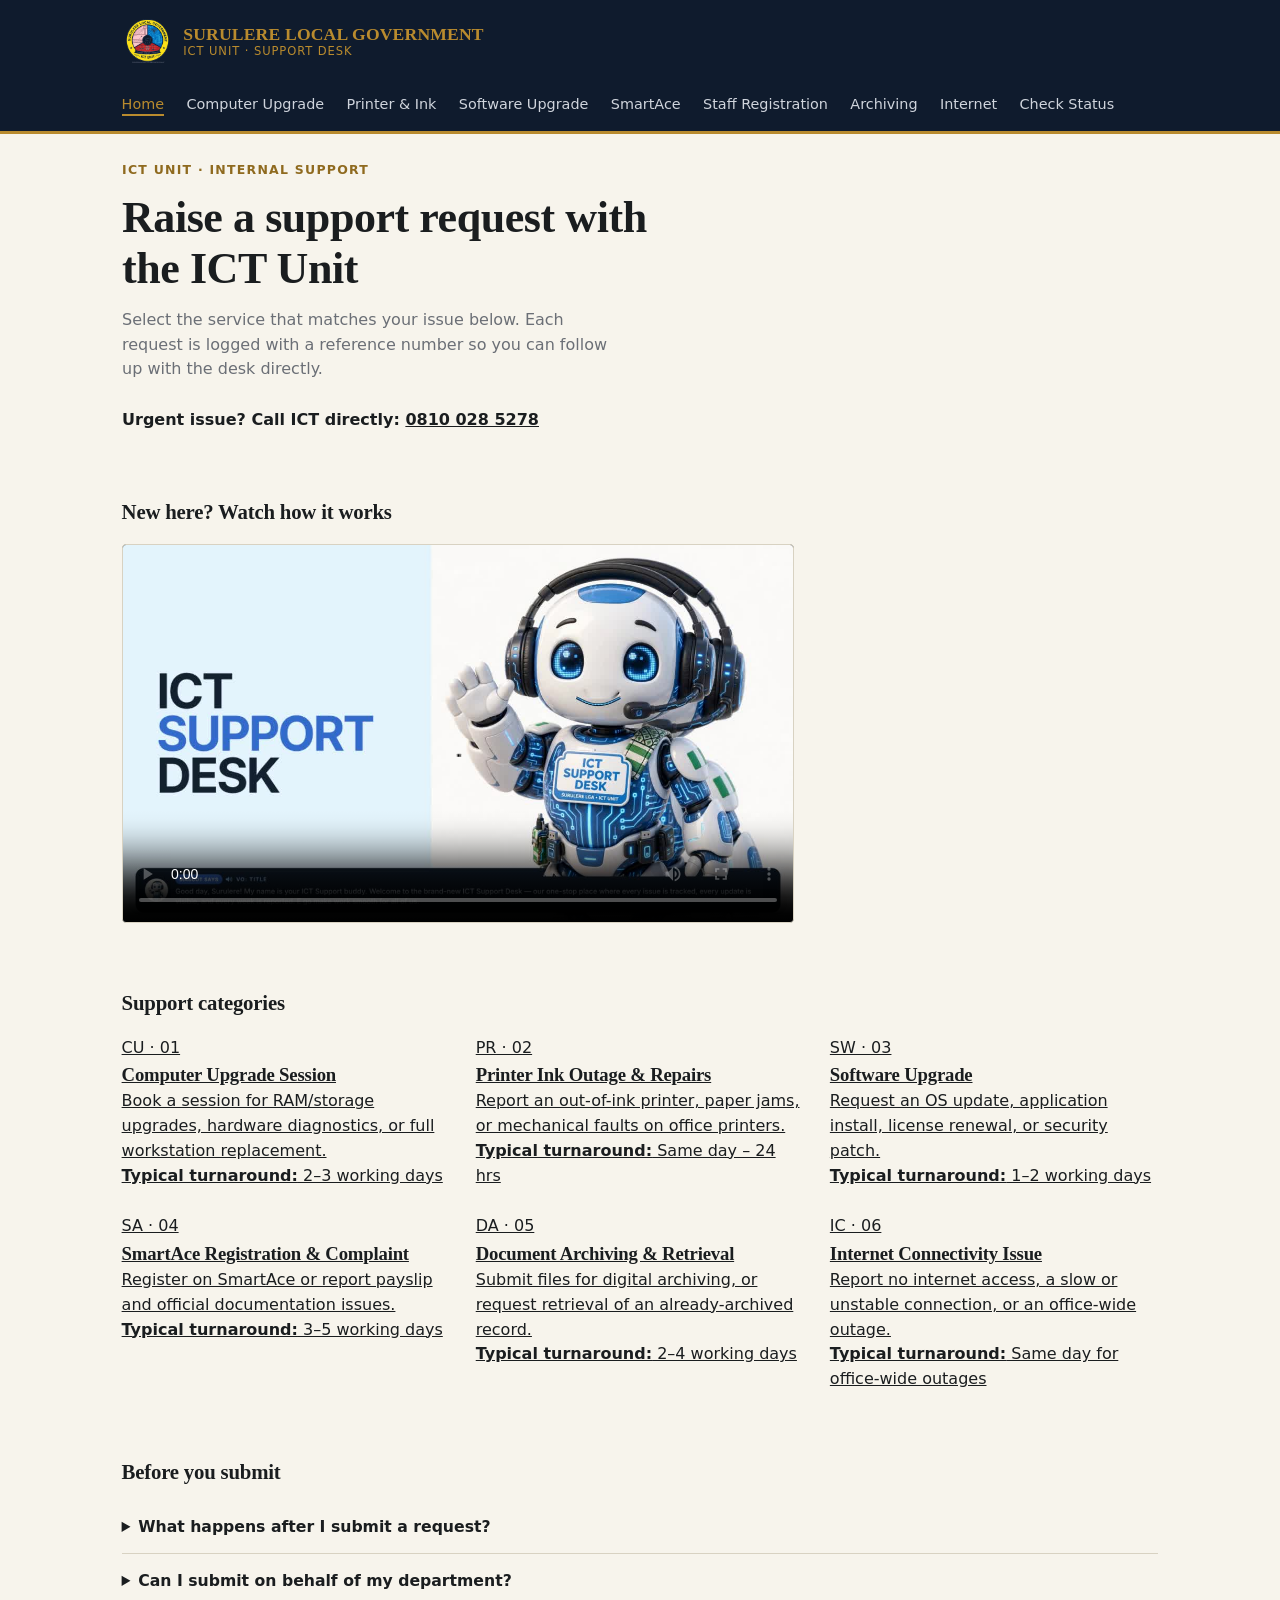
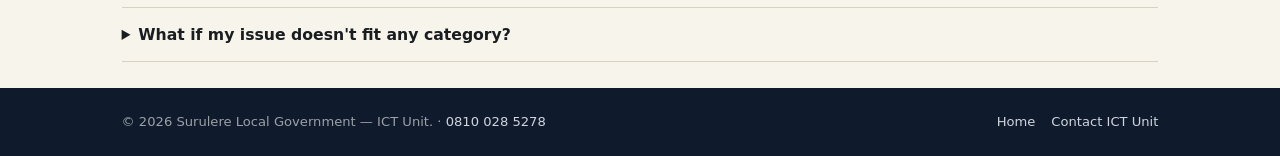
<file: index.html>
<!DOCTYPE html>
<html lang="en">
<head>
  <meta charset="UTF-8">
  <meta name="viewport" content="width=device-width, initial-scale=1">
  <title>ICT Support Desk — Surulere Local Government</title>
  <meta name="description" content="Submit a support request to the ICT Unit, Surulere Local Government: hardware, printing, software, SmartAce, and document archiving.">
  <link rel="stylesheet" href="styles.css">
</head>
<body>

  <a class="skip-link" href="#main-content">Skip to main content</a>

  <header class="site-header">
    <nav class="primary" aria-label="Primary">
      <a class="brand" href="index.html">
        <img src="logo.png" alt="Surulere Local Government ICT Unit logo" class="brand-logo">
        <span class="brand-text"><strong>Surulere Local Government</strong><span>ICT Unit &middot; Support Desk</span></span>
      </a>
      <ul>
        <li><a href="index.html" aria-current="page">Home</a></li>
        <li><a href="computer-upgrade.html">Computer Upgrade</a></li>
        <li><a href="printer-ink.html">Printer &amp; Ink</a></li>
        <li><a href="software-upgrade.html">Software Upgrade</a></li>
        <li><a href="smartace.html">SmartAce</a></li>
        <li><a href="staff-registration.html">Staff Registration</a></li>
        <li><a href="document-archiving.html">Archiving</a></li>
        <li><a href="internet-connectivity.html">Internet</a></li>
        <li><a href="check-status.html">Check Status</a></li>      </ul>
    </nav>
  </header>

  <main id="main-content">

    <section class="hero" aria-labelledby="hero-heading">
      <p class="eyebrow">ICT Unit &middot; Internal Support</p>
      <h1 id="hero-heading">Raise a support request with the ICT Unit</h1>
      <p class="lede">Select the service that matches your issue below. Each request is logged with a reference number so you can follow up with the desk directly.</p>
      <p style="margin-top:0.75rem; font-weight:600;">Urgent issue? Call ICT directly: <a href="tel:+2348100285278">0810 028 5278</a></p>
    </section>

    <section aria-labelledby="video-heading">
      <h2 id="video-heading" style="margin-bottom:1rem; font-size:1.3rem;">New here? Watch how it works</h2>
      <div class="video-wrap">
        <video controls preload="metadata" poster="how-it-works-poster.jpg">
          <source src="how-it-works.mp4" type="video/mp4">
          Your browser doesn't support embedded video. <a href="how-it-works.mp4">Download the video</a> instead.
        </video>
      </div>
    </section>

    <section aria-labelledby="services-heading">
      <h2 id="services-heading" style="margin-bottom:1rem; font-size:1.3rem;">Support categories</h2>
      <section class="service-grid">

        <a class="service-card" href="computer-upgrade.html">
          <span class="code">CU &middot; 01</span>
          <h3>Computer Upgrade Session</h3>
          <p>Book a session for RAM/storage upgrades, hardware diagnostics, or full workstation replacement.</p>
          <p class="sla"><strong>Typical turnaround:</strong> 2–3 working days</p>
        </a>

        <a class="service-card" href="printer-ink.html">
          <span class="code">PR &middot; 02</span>
          <h3>Printer Ink Outage &amp; Repairs</h3>
          <p>Report an out-of-ink printer, paper jams, or mechanical faults on office printers.</p>
          <p class="sla"><strong>Typical turnaround:</strong> Same day – 24 hrs</p>
        </a>

        <a class="service-card" href="software-upgrade.html">
          <span class="code">SW &middot; 03</span>
          <h3>Software Upgrade</h3>
          <p>Request an OS update, application install, license renewal, or security patch.</p>
          <p class="sla"><strong>Typical turnaround:</strong> 1–2 working days</p>
        </a>

        <a class="service-card" href="smartace.html">
          <span class="code">SA &middot; 04</span>
          <h3>SmartAce Registration &amp; Complaint</h3>
          <p>Register on SmartAce or report payslip and official documentation issues.</p>
          <p class="sla"><strong>Typical turnaround:</strong> 3–5 working days</p>
        </a>

        <a class="service-card" href="document-archiving.html">
          <span class="code">DA &middot; 05</span>
          <h3>Document Archiving &amp; Retrieval</h3>
          <p>Submit files for digital archiving, or request retrieval of an already-archived record.</p>
          <p class="sla"><strong>Typical turnaround:</strong> 2–4 working days</p>
        </a>

        <a class="service-card" href="internet-connectivity.html">
          <span class="code">IC &middot; 06</span>
          <h3>Internet Connectivity Issue</h3>
          <p>Report no internet access, a slow or unstable connection, or an office-wide outage.</p>
          <p class="sla"><strong>Typical turnaround:</strong> Same day for office-wide outages</p>
        </a>

      </section>
    </section>

    <section class="faq" aria-labelledby="faq-heading">
      <h2 id="faq-heading" style="margin-bottom:0.75rem; font-size:1.3rem;">Before you submit</h2>
      <details>
        <summary>What happens after I submit a request?</summary>
        <p>You'll receive a reference number on screen immediately. Keep it — it's how the desk tracks and prioritises your request internally.</p>
      </details>
      <details>
        <summary>Can I submit on behalf of my department?</summary>
        <p>Yes. Use your department's official name and a phone extension or email that the ICT Unit can reach during working hours.</p>
      </details>
      <details>
        <summary>What if my issue doesn't fit any category?</summary>
        <p>Choose the closest match and describe the issue clearly in the details field — the desk will redirect it internally if needed.</p>
      </details>
    </section>

  </main>

  <footer class="site-footer">
    <section class="row">
      <p>&copy; 2026 Surulere Local Government &mdash; ICT Unit. &middot; <a href="tel:+2348100285278">0810 028 5278</a></p>
      <nav aria-label="Footer">
        <ul>
          <li><a href="index.html">Home</a></li>
          <li><a href="mailto:ict@surulerelg.gov.ng">Contact ICT Unit</a></li>
        </ul>
      </nav>
    </section>
  </footer>

  <script src="status-banner.js" defer></script>
</body>
</html>
</file>
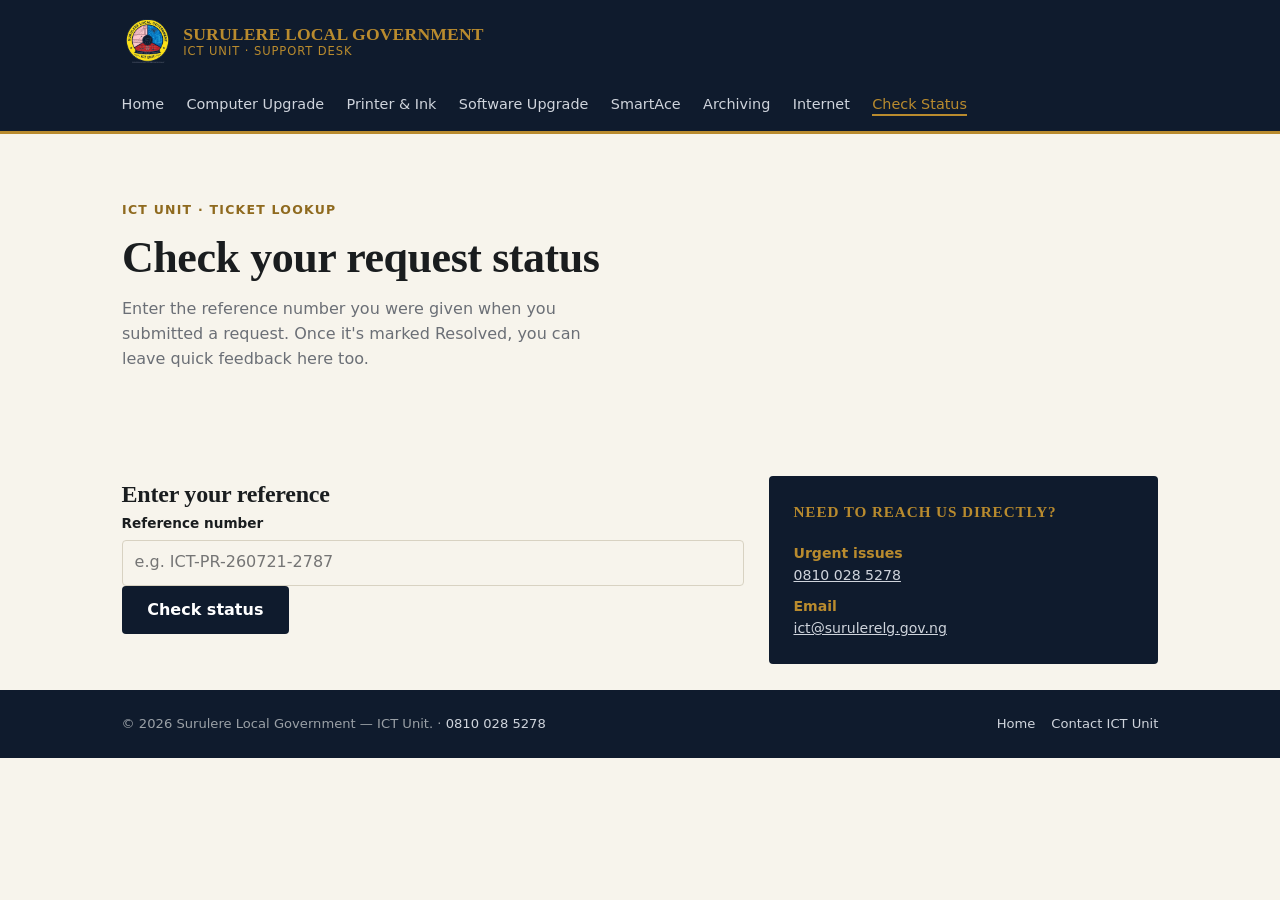
<file: check-status.html>
<!DOCTYPE html>
<html lang="en">
<head>
  <meta charset="UTF-8">
  <meta name="viewport" content="width=device-width, initial-scale=1">
  <title>Check Request Status — ICT Support Desk</title>
  <meta name="description" content="Check the status of a support request and leave feedback once resolved — Surulere Local Government ICT Unit.">
  <link rel="stylesheet" href="styles.css">
</head>
<body>

  <a class="skip-link" href="#main-content">Skip to main content</a>

  <header class="site-header">
    <nav class="primary" aria-label="Primary">
      <a class="brand" href="index.html">
        <img src="logo.png" alt="Surulere Local Government ICT Unit logo" class="brand-logo">
        <span class="brand-text"><strong>Surulere Local Government</strong><span>ICT Unit &middot; Support Desk</span></span>
      </a>
      <ul>
        <li><a href="index.html">Home</a></li>
        <li><a href="computer-upgrade.html">Computer Upgrade</a></li>
        <li><a href="printer-ink.html">Printer &amp; Ink</a></li>
        <li><a href="software-upgrade.html">Software Upgrade</a></li>
        <li><a href="smartace.html">SmartAce</a></li>
        <li><a href="document-archiving.html">Archiving</a></li>
        <li><a href="internet-connectivity.html">Internet</a></li>
        <li><a href="check-status.html" aria-current="page">Check Status</a></li>
      </ul>
    </nav>
  </header>

  <main id="main-content">

    <section class="hero" aria-labelledby="hero-heading">
      <p class="eyebrow">ICT UNIT &middot; TICKET LOOKUP</p>
      <h1 id="hero-heading">Check your request status</h1>
      <p class="lede">Enter the reference number you were given when you submitted a request. Once it's marked Resolved, you can leave quick feedback here too.</p>
    </section>

    <section aria-labelledby="lookup-heading" class="request-layout">
      <section aria-labelledby="lookup-heading">
        <form id="lookup-form" novalidate>
          <h2 id="lookup-heading">Enter your reference</h2>
          <div class="field">
            <label for="reference-input">Reference number</label>
            <input id="reference-input" name="reference" type="text" placeholder="e.g. ICT-PR-260721-2787" required autocomplete="off">
          </div>
          <button class="submit" type="submit">Check status</button>
        </form>

        <div id="result-area" aria-live="polite"></div>
      </section>

      <aside class="service-info" aria-labelledby="info-heading">
        <h2 id="info-heading">Need to reach us directly?</h2>
        <dl>
          <div>
            <dt>Urgent issues</dt>
            <dd><a href="tel:+2348100285278">0810 028 5278</a></dd>
          </div>
          <div>
            <dt>Email</dt>
            <dd><a href="mailto:ict@surulerelg.gov.ng">ict@surulerelg.gov.ng</a></dd>
          </div>
        </dl>
      </aside>
    </section>

  </main>

  <footer class="site-footer">
    <section class="row">
      <p>&copy; 2026 Surulere Local Government &mdash; ICT Unit. &middot; <a href="tel:+2348100285278">0810 028 5278</a></p>
      <nav aria-label="Footer">
        <ul>
          <li><a href="index.html">Home</a></li>
          <li><a href="mailto:ict@surulerelg.gov.ng">Contact ICT Unit</a></li>
        </ul>
      </nav>
    </section>
  </footer>

  <script src="status-banner.js" defer></script>
  <script src="check-status.js" defer></script>
</body>
</html>
</file>
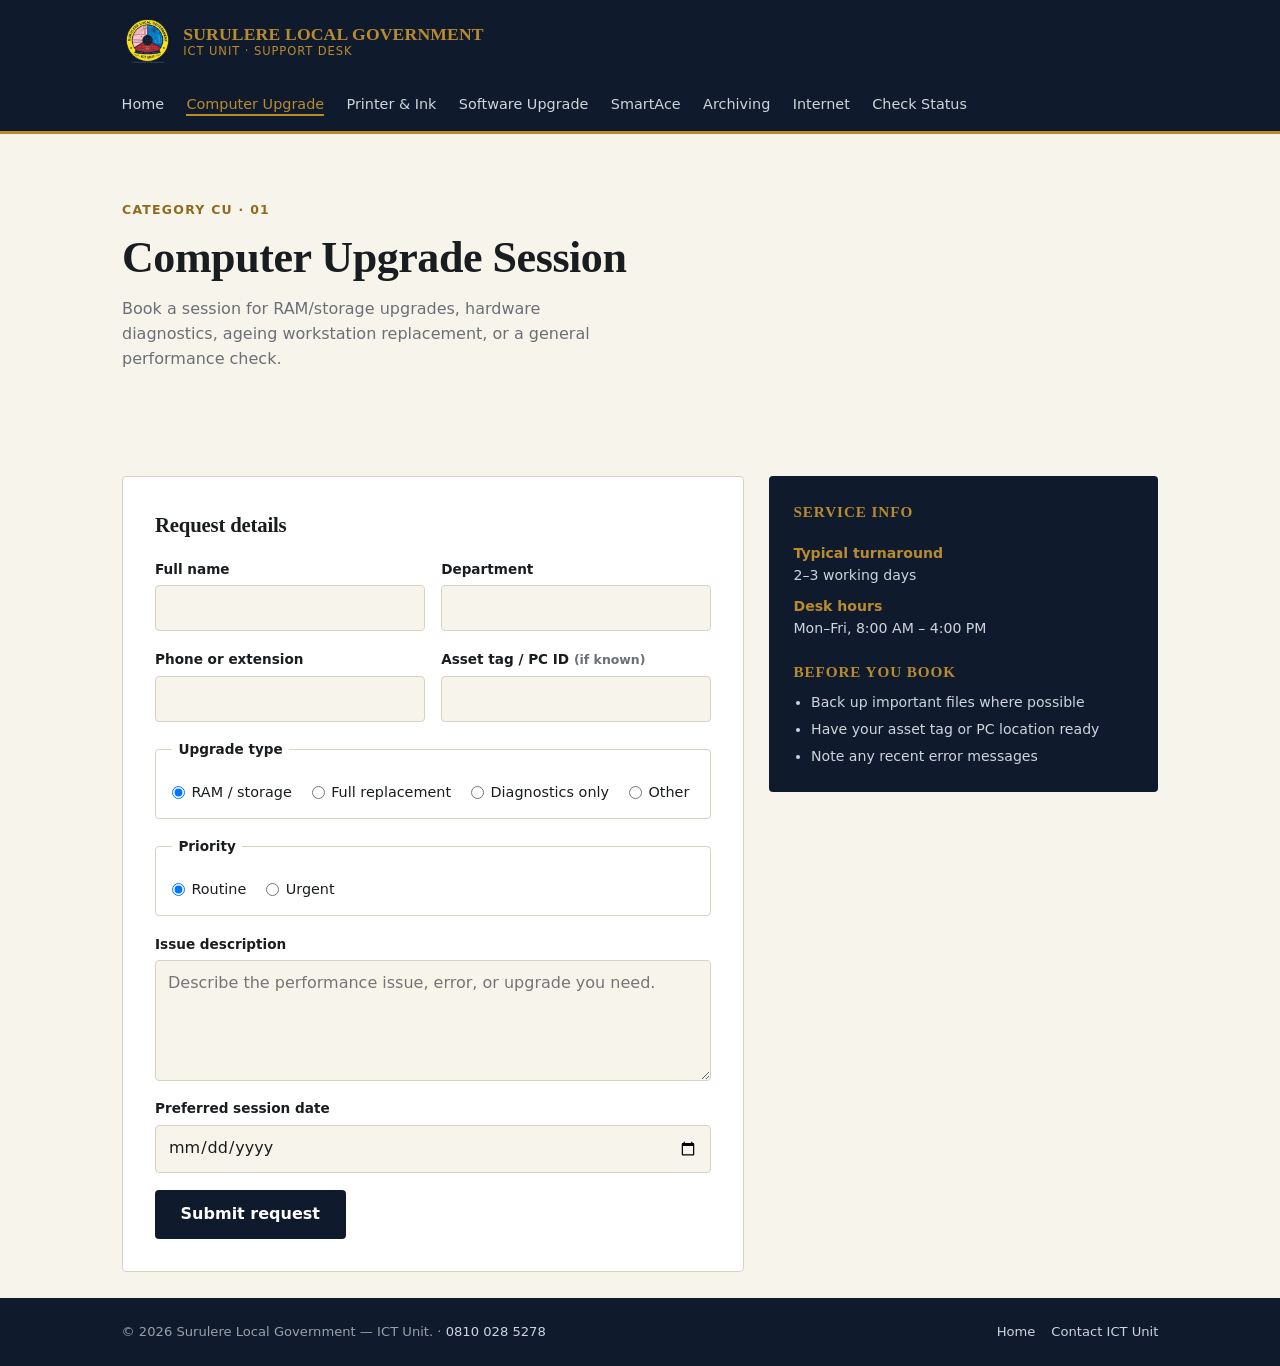
<file: computer-upgrade.html>
<!DOCTYPE html>
<html lang="en">
<head>
  <meta charset="UTF-8">
  <meta name="viewport" content="width=device-width, initial-scale=1">
  <title>Computer Upgrade Session — ICT Support Desk</title>
  <meta name="description" content="Request a computer upgrade session from the ICT Unit, Surulere Local Government.">
  <link rel="stylesheet" href="styles.css">
</head>
<body>

  <a class="skip-link" href="#main-content">Skip to main content</a>

  <header class="site-header">
    <nav class="primary" aria-label="Primary">
      <a class="brand" href="index.html">
        <img src="logo.png" alt="Surulere Local Government ICT Unit logo" class="brand-logo">
        <span class="brand-text"><strong>Surulere Local Government</strong><span>ICT Unit &middot; Support Desk</span></span>
      </a>
      <ul>
        <li><a href="index.html">Home</a></li>
        <li><a href="computer-upgrade.html" aria-current="page">Computer Upgrade</a></li>
        <li><a href="printer-ink.html">Printer &amp; Ink</a></li>
        <li><a href="software-upgrade.html">Software Upgrade</a></li>
        <li><a href="smartace.html">SmartAce</a></li>
        <li><a href="document-archiving.html">Archiving</a></li>
        <li><a href="internet-connectivity.html">Internet</a></li>
        <li><a href="check-status.html">Check Status</a></li>      </ul>
    </nav>
  </header>

  <main id="main-content">

    <section class="hero" aria-labelledby="hero-heading">
      <p class="eyebrow">Category CU &middot; 01</p>
      <h1 id="hero-heading">Computer Upgrade Session</h1>
      <p class="lede">Book a session for RAM/storage upgrades, hardware diagnostics, ageing workstation replacement, or a general performance check.</p>
    </section>

    <section aria-labelledby="form-heading" class="request-layout">

      <section aria-labelledby="form-heading">
        <form class="request-form" data-prefix="ICT-CU" novalidate>
          <h2 id="form-heading">Request details</h2>

          <div class="field-row">
            <div class="field">
              <label for="cu-name">Full name</label>
              <input id="cu-name" name="name" type="text" required autocomplete="name">
            </div>
            <div class="field">
              <label for="cu-dept">Department</label>
              <input id="cu-dept" name="department" type="text" required>
            </div>
          </div>

          <div class="field-row">
            <div class="field">
              <label for="cu-contact">Phone or extension</label>
              <input id="cu-contact" name="contact" type="tel" required autocomplete="tel">
            </div>
            <div class="field">
              <label for="cu-tag">Asset tag / PC ID <span class="hint">(if known)</span></label>
              <input id="cu-tag" name="assetTag" type="text">
            </div>
          </div>

          <fieldset>
            <legend>Upgrade type</legend>
            <div class="radio-group">
              <label><input type="radio" name="upgradeType" value="ram-storage" checked> RAM / storage</label>
              <label><input type="radio" name="upgradeType" value="full-replacement"> Full replacement</label>
              <label><input type="radio" name="upgradeType" value="diagnostics"> Diagnostics only</label>
              <label><input type="radio" name="upgradeType" value="other"> Other</label>
            </div>
          </fieldset>

          <fieldset>
            <legend>Priority</legend>
            <div class="radio-group">
              <label><input type="radio" name="priority" value="routine" checked> Routine</label>
              <label><input type="radio" name="priority" value="urgent"> Urgent</label>
            </div>
          </fieldset>

          <div class="field">
            <label for="cu-details">Issue description</label>
            <textarea id="cu-details" name="details" rows="4" required placeholder="Describe the performance issue, error, or upgrade you need."></textarea>
          </div>

          <div class="field">
            <label for="cu-slot">Preferred session date</label>
            <input id="cu-slot" name="preferredDate" type="date">
          </div>

          <button class="submit" type="submit">Submit request</button>

          <div class="stub" id="confirmation-stub">
            <div class="seal" aria-hidden="true">ICT<br>CU</div>
            <div class="details">
              <p class="ref">Reference: —</p>
              <p>Request received. Note this reference and quote it if you follow up with the desk.</p>
            </div>
          </div>
        </form>
      </section>

      <aside class="service-info" aria-labelledby="info-heading">
        <h2 id="info-heading">Service info</h2>
        <dl>
          <div>
            <dt>Typical turnaround</dt>
            <dd>2–3 working days</dd>
          </div>
          <div>
            <dt>Desk hours</dt>
            <dd>Mon–Fri, 8:00 AM – 4:00 PM</dd>
          </div>
        </dl>
        <div>
          <h2 style="margin-bottom:0.5rem;">Before you book</h2>
          <ul>
            <li>Back up important files where possible</li>
            <li>Have your asset tag or PC location ready</li>
            <li>Note any recent error messages</li>
          </ul>
        </div>
      </aside>

    </section>

  </main>

  <footer class="site-footer">
    <section class="row">
      <p>&copy; 2026 Surulere Local Government &mdash; ICT Unit. &middot; <a href="tel:+2348100285278">0810 028 5278</a></p>
      <nav aria-label="Footer">
        <ul>
          <li><a href="index.html">Home</a></li>
          <li><a href="mailto:ict@surulerelg.gov.ng">Contact ICT Unit</a></li>
        </ul>
      </nav>
    </section>
  </footer>

  <script src="status-banner.js" defer></script>

  <script src="script.js" defer></script>
</body>
</html>
</file>
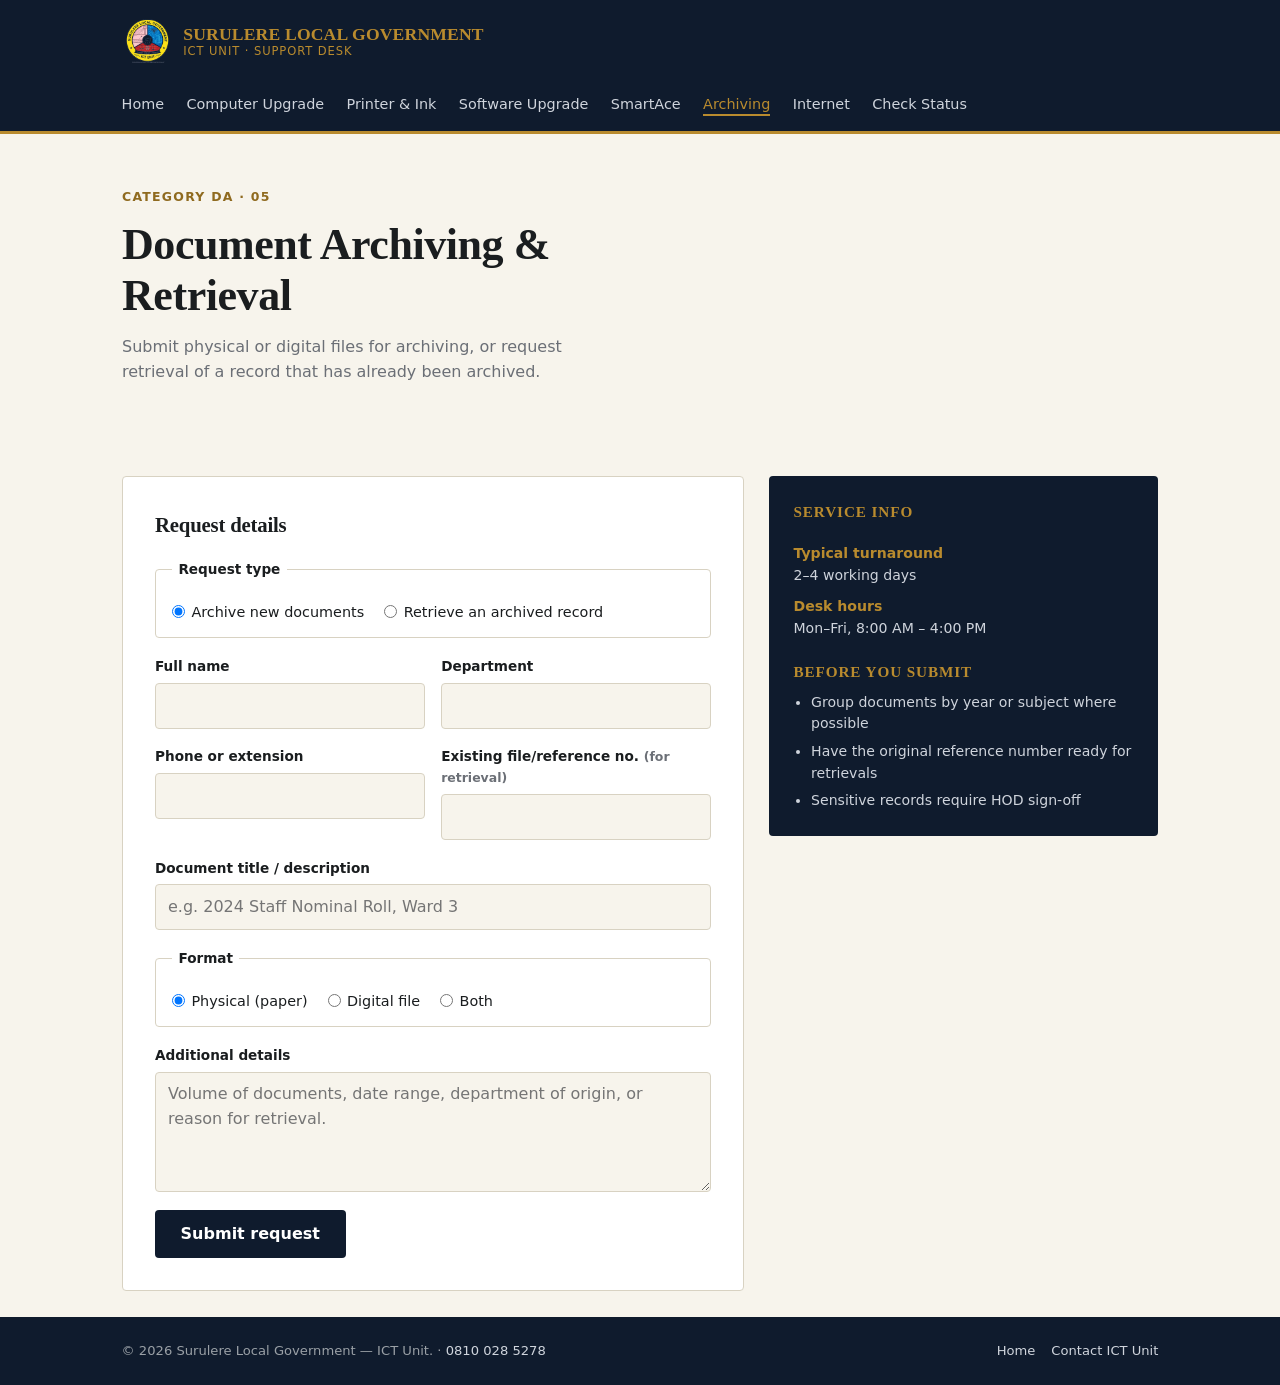
<file: document-archiving.html>
<!DOCTYPE html>
<html lang="en">
<head>
  <meta charset="UTF-8">
  <meta name="viewport" content="width=device-width, initial-scale=1">
  <title>Document Archiving &amp; Retrieval — ICT Support Desk</title>
  <meta name="description" content="Submit documents for archiving or request retrieval of an archived record from the ICT Unit, Surulere Local Government.">
  <link rel="stylesheet" href="styles.css">
</head>
<body>

  <a class="skip-link" href="#main-content">Skip to main content</a>

  <header class="site-header">
    <nav class="primary" aria-label="Primary">
      <a class="brand" href="index.html">
        <img src="logo.png" alt="Surulere Local Government ICT Unit logo" class="brand-logo">
        <span class="brand-text"><strong>Surulere Local Government</strong><span>ICT Unit &middot; Support Desk</span></span>
      </a>
      <ul>
        <li><a href="index.html">Home</a></li>
        <li><a href="computer-upgrade.html">Computer Upgrade</a></li>
        <li><a href="printer-ink.html">Printer &amp; Ink</a></li>
        <li><a href="software-upgrade.html">Software Upgrade</a></li>
        <li><a href="smartace.html">SmartAce</a></li>
        <li><a href="document-archiving.html" aria-current="page">Archiving</a></li>
        <li><a href="internet-connectivity.html">Internet</a></li>
        <li><a href="check-status.html">Check Status</a></li>      </ul>
    </nav>
  </header>

  <main id="main-content">

    <section class="hero" aria-labelledby="hero-heading">
      <p class="eyebrow">Category DA &middot; 05</p>
      <h1 id="hero-heading">Document Archiving &amp; Retrieval</h1>
      <p class="lede">Submit physical or digital files for archiving, or request retrieval of a record that has already been archived.</p>
    </section>

    <section aria-labelledby="form-heading" class="request-layout">

      <section aria-labelledby="form-heading">
        <form class="request-form" data-prefix="ICT-DA" novalidate>
          <h2 id="form-heading">Request details</h2>

          <fieldset>
            <legend>Request type</legend>
            <div class="radio-group">
              <label><input type="radio" name="requestType" value="archive" checked> Archive new documents</label>
              <label><input type="radio" name="requestType" value="retrieve"> Retrieve an archived record</label>
            </div>
          </fieldset>

          <div class="field-row">
            <div class="field">
              <label for="da-name">Full name</label>
              <input id="da-name" name="name" type="text" required autocomplete="name">
            </div>
            <div class="field">
              <label for="da-dept">Department</label>
              <input id="da-dept" name="department" type="text" required>
            </div>
          </div>

          <div class="field-row">
            <div class="field">
              <label for="da-contact">Phone or extension</label>
              <input id="da-contact" name="contact" type="tel" required autocomplete="tel">
            </div>
            <div class="field">
              <label for="da-refno">Existing file/reference no. <span class="hint">(for retrieval)</span></label>
              <input id="da-refno" name="existingRef" type="text">
            </div>
          </div>

          <div class="field">
            <label for="da-docname">Document title / description</label>
            <input id="da-docname" name="documentTitle" type="text" required placeholder="e.g. 2024 Staff Nominal Roll, Ward 3">
          </div>

          <fieldset>
            <legend>Format</legend>
            <div class="radio-group">
              <label><input type="radio" name="format" value="physical" checked> Physical (paper)</label>
              <label><input type="radio" name="format" value="digital"> Digital file</label>
              <label><input type="radio" name="format" value="both"> Both</label>
            </div>
          </fieldset>

          <div class="field">
            <label for="da-details">Additional details</label>
            <textarea id="da-details" name="details" rows="4" placeholder="Volume of documents, date range, department of origin, or reason for retrieval."></textarea>
          </div>

          <button class="submit" type="submit">Submit request</button>

          <div class="stub" id="confirmation-stub">
            <div class="seal" aria-hidden="true">ICT<br>DA</div>
            <div class="details">
              <p class="ref">Reference: —</p>
              <p>Request received. Note this reference and quote it if you follow up with the desk.</p>
            </div>
          </div>
        </form>
      </section>

      <aside class="service-info" aria-labelledby="info-heading">
        <h2 id="info-heading">Service info</h2>
        <dl>
          <div>
            <dt>Typical turnaround</dt>
            <dd>2–4 working days</dd>
          </div>
          <div>
            <dt>Desk hours</dt>
            <dd>Mon–Fri, 8:00 AM – 4:00 PM</dd>
          </div>
        </dl>
        <div>
          <h2 style="margin-bottom:0.5rem;">Before you submit</h2>
          <ul>
            <li>Group documents by year or subject where possible</li>
            <li>Have the original reference number ready for retrievals</li>
            <li>Sensitive records require HOD sign-off</li>
          </ul>
        </div>
      </aside>

    </section>

  </main>

  <footer class="site-footer">
    <section class="row">
      <p>&copy; 2026 Surulere Local Government &mdash; ICT Unit. &middot; <a href="tel:+2348100285278">0810 028 5278</a></p>
      <nav aria-label="Footer">
        <ul>
          <li><a href="index.html">Home</a></li>
          <li><a href="mailto:ict@surulerelg.gov.ng">Contact ICT Unit</a></li>
        </ul>
      </nav>
    </section>
  </footer>

  <script src="status-banner.js" defer></script>

  <script src="script.js" defer></script>
</body>
</html>
</file>
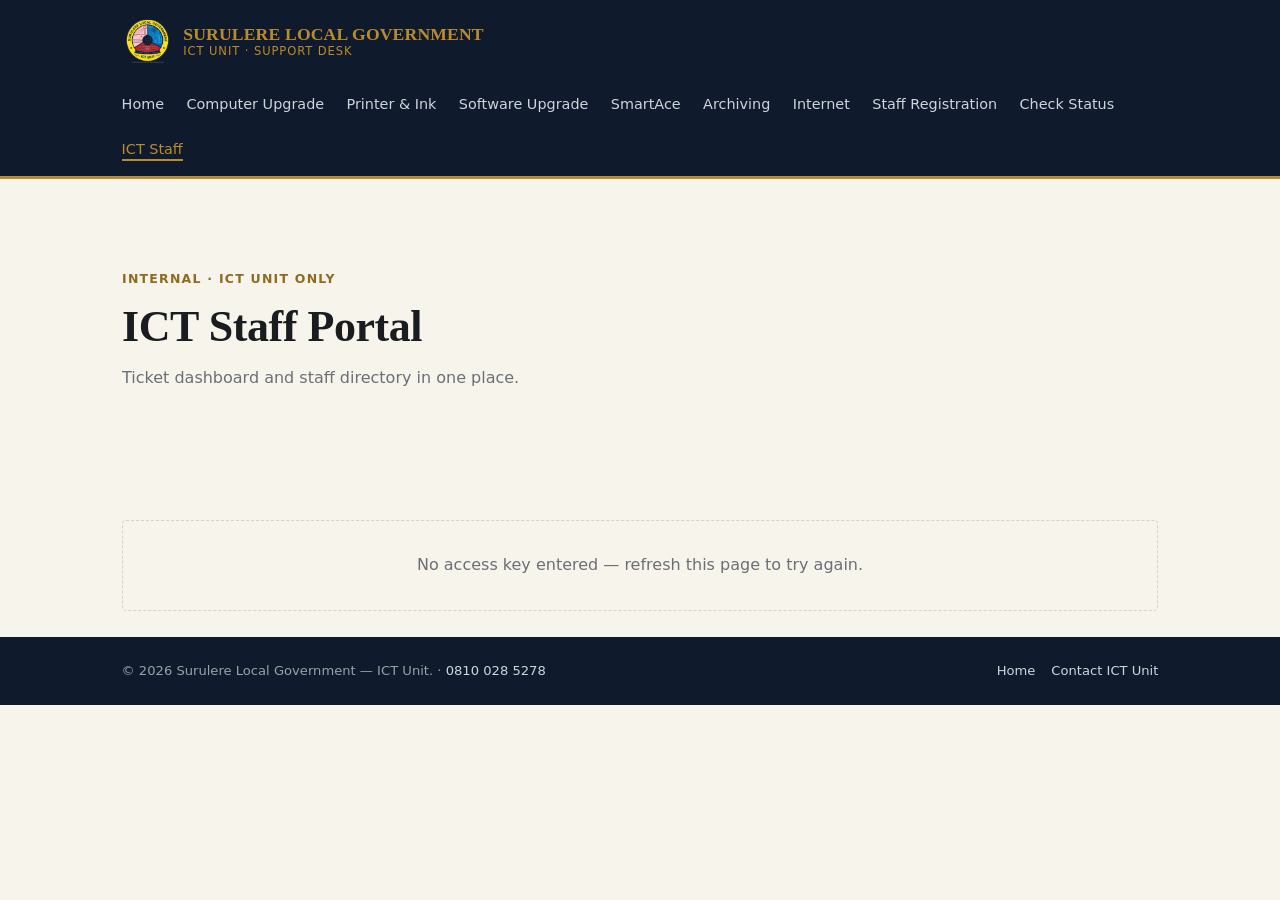
<file: ict-staff-3841.html>
<!DOCTYPE html>
<html lang="en">
<head>
  <meta charset="UTF-8">
  <meta name="viewport" content="width=device-width, initial-scale=1">
  <title>ICT Staff Portal — Surulere Local Government</title>
  <meta name="description" content="ICT Staff Portal — ticket dashboard and staff directory, Surulere Local Government ICT Unit.">
  <link rel="stylesheet" href="styles.css">
</head>
<body>

  <a class="skip-link" href="#main-content">Skip to main content</a>

  <header class="site-header">
    <nav class="primary" aria-label="Primary">
      <a class="brand" href="index.html">
        <img src="logo.png" alt="Surulere Local Government ICT Unit logo" class="brand-logo">
        <span class="brand-text"><strong>Surulere Local Government</strong><span>ICT Unit &middot; Support Desk</span></span>
      </a>
      <ul>
        <li><a href="index.html">Home</a></li>
        <li><a href="computer-upgrade.html">Computer Upgrade</a></li>
        <li><a href="printer-ink.html">Printer &amp; Ink</a></li>
        <li><a href="software-upgrade.html">Software Upgrade</a></li>
        <li><a href="smartace.html">SmartAce</a></li>
        <li><a href="document-archiving.html">Archiving</a></li>
        <li><a href="internet-connectivity.html">Internet</a></li>
        <li><a href="staff-registration.html">Staff Registration</a></li>
        <li><a href="check-status.html">Check Status</a></li>
        <li><a href="ict-staff-3841.html" aria-current="page">ICT Staff</a></li>
      </ul>
    </nav>
  </header>

  <main id="main-content">

    <section class="hero" aria-labelledby="hero-heading">
      <p class="eyebrow">Internal &middot; ICT Unit only</p>
      <h1 id="hero-heading">ICT Staff Portal</h1>
      <p class="lede">Ticket dashboard and staff directory in one place.</p>
    </section>

    <section aria-label="Configuration notice" id="config-notice" hidden>
      <p class="dash-config"></p>
    </section>

    <section id="portal-body" aria-label="Portal">

      <div class="portal-tabs" role="tablist" aria-label="Portal sections">
        <button class="portal-tab active" id="tab-tickets" role="tab" aria-selected="true" aria-controls="tickets-panel" type="button">Tickets</button>
        <button class="portal-tab" id="tab-staff" role="tab" aria-selected="false" aria-controls="staff-panel" type="button">Staff Directory</button>
      </div>

      <!-- ================= TICKETS PANEL ================= -->
      <div id="tickets-panel" role="tabpanel" aria-labelledby="tab-tickets">

        <section aria-labelledby="stats-heading" id="stats-section">
          <h2 id="stats-heading" style="margin-bottom:1rem; font-size:1.3rem;">Overview</h2>
          <section class="stat-grid" id="stat-grid">
            <article class="stat-card"><p class="num" id="stat-total">—</p><p class="label">Total tickets</p></article>
            <article class="stat-card accent"><p class="num" id="stat-open">—</p><p class="label">Open</p></article>
            <article class="stat-card"><p class="num" id="stat-progress">—</p><p class="label">In progress</p></article>
            <article class="stat-card"><p class="num" id="stat-resolved">—</p><p class="label">Resolved</p></article>
            <article class="stat-card accent"><p class="num" id="stat-urgent">—</p><p class="label">Urgent</p></article>
            <article class="stat-card"><p class="num" id="stat-satisfied">—</p><p class="label">Satisfied</p></article>
            <article class="stat-card accent"><p class="num" id="stat-overdue">—</p><p class="label">Overdue</p></article>
          </section>
        </section>

        <section aria-labelledby="tickets-heading">
          <h2 id="tickets-heading" style="margin-bottom:1rem; font-size:1.3rem;">Tickets</h2>

          <section class="dash-toolbar" aria-label="Filters and actions" style="margin-bottom:1rem;">
            <div class="filters">
              <label class="visually-hidden" for="filter-category">Category</label>
              <select id="filter-category">
                <option value="">All categories</option>
                <option value="ICT-CU">Computer Upgrade</option>
                <option value="ICT-PR">Printer &amp; Ink</option>
                <option value="ICT-SW">Software Upgrade</option>
                <option value="ICT-SA">SmartAce</option>
                <option value="ICT-DA">Document Archiving</option>
                <option value="ICT-IC">Internet Connectivity</option>
              </select>
              <select id="filter-status">
                <option value="">All statuses</option>
                <option value="Open">Open</option>
                <option value="In Progress">In Progress</option>
                <option value="Resolved">Resolved</option>
              </select>
              <input type="text" id="filter-search" placeholder="Search name, dept, reference…">
            </div>
            <div style="display:flex; gap:0.6rem;">
              <button class="ghost" id="export-btn" type="button">Export CSV</button>
              <button class="ghost" id="refresh-btn" type="button">Refresh</button>
            </div>
          </section>

          <section class="ticket-table-wrap">
            <table class="ticket-table">
              <thead>
                <tr>
                  <th scope="col">Reference</th>
                  <th scope="col">Submitted</th>
                  <th scope="col">Category</th>
                  <th scope="col">Requester</th>
                  <th scope="col">Department</th>
                  <th scope="col">Priority</th>
                  <th scope="col">Status</th>
                  <th scope="col">Feedback</th>
                </tr>
              </thead>
              <tbody id="ticket-body"></tbody>
            </table>
          </section>

          <p class="dash-empty" id="empty-state" hidden>No tickets match the current filters.</p>
        </section>

      </div>

      <!-- ================= STAFF DIRECTORY PANEL ================= -->
      <div id="staff-panel" role="tabpanel" aria-labelledby="tab-staff" hidden>

        <section aria-labelledby="staff-stats-heading" id="staff-stats-section">
          <h2 id="staff-stats-heading" style="margin-bottom:1rem; font-size:1.3rem;">Overview</h2>
          <section class="stat-grid">
            <article class="stat-card"><p class="num" id="staff-stat-total">—</p><p class="label">Registered staff</p></article>
            <article class="stat-card accent"><p class="num" id="staff-stat-senior">—</p><p class="label">Senior staff</p></article>
            <article class="stat-card"><p class="num" id="staff-stat-junior">—</p><p class="label">Junior staff</p></article>
          </section>
        </section>

        <section aria-labelledby="staff-records-heading">
          <h2 id="staff-records-heading" style="margin-bottom:1rem; font-size:1.3rem;">Search Staff Records</h2>

          <section class="dash-toolbar" aria-label="Filters and actions" style="margin-bottom:1rem;">
            <div class="filters">
              <label class="visually-hidden" for="staff-filter-cadre">Cadre</label>
              <select id="staff-filter-cadre">
                <option value="">All cadres</option>
                <option value="Senior Staff">Senior Staff</option>
                <option value="Junior Staff">Junior Staff</option>
              </select>
              <input type="text" id="staff-filter-search" placeholder="Search name, Staff ID, department…">
            </div>
            <div style="display:flex; gap:0.6rem;">
              <button class="ghost" id="staff-export-btn" type="button">Export CSV</button>
              <button class="ghost" id="staff-refresh-btn" type="button">Refresh</button>
            </div>
          </section>

          <section class="ticket-table-wrap">
            <table class="ticket-table">
              <thead>
                <tr>
                  <th scope="col">Full Name</th>
                  <th scope="col">Staff ID</th>
                  <th scope="col">Cadre</th>
                  <th scope="col">Department</th>
                  <th scope="col">Grade</th>
                  <th scope="col">Phone</th>
                  <th scope="col">Email</th>
                  <th scope="col">Employment Date</th>
                  <th scope="col">Password</th>
                </tr>
              </thead>
              <tbody id="staff-body"></tbody>
            </table>
          </section>

          <p class="dash-empty" id="staff-empty-state" hidden>No staff records match the current search.</p>
        </section>

      </div>

    </section>

  </main>

  <footer class="site-footer">
    <section class="row">
      <p>&copy; 2026 Surulere Local Government &mdash; ICT Unit. &middot; <a href="tel:+2348100285278">0810 028 5278</a></p>
      <nav aria-label="Footer">
        <ul>
          <li><a href="index.html">Home</a></li>
          <li><a href="mailto:ict@surulerelg.gov.ng">Contact ICT Unit</a></li>
        </ul>
      </nav>
    </section>
  </footer>

  <script src="ict-portal.js" defer></script>
</body>
</html>
</file>
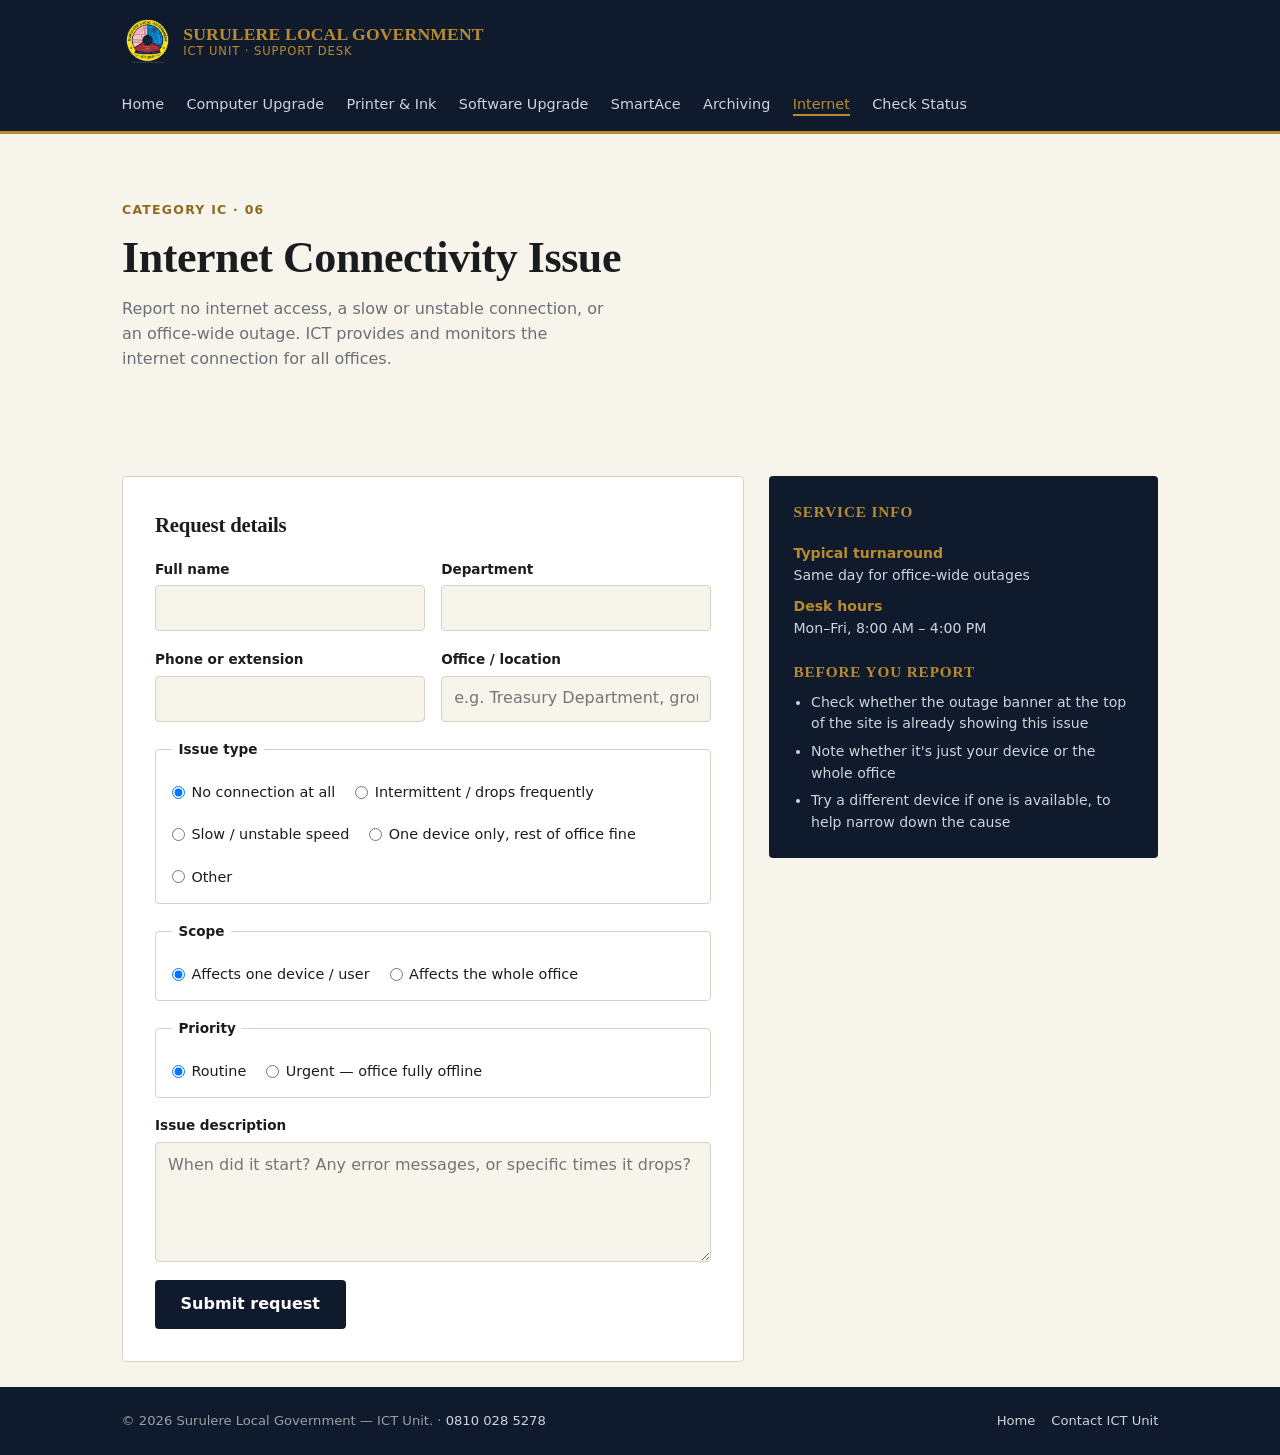
<file: internet-connectivity.html>
<!DOCTYPE html>
<html lang="en">
<head>
  <meta charset="UTF-8">
  <meta name="viewport" content="width=device-width, initial-scale=1">
  <title>Internet Connectivity Issue — ICT Support Desk</title>
  <meta name="description" content="Report an internet or network connectivity issue to the ICT Unit, Surulere Local Government.">
  <link rel="stylesheet" href="styles.css">
</head>
<body>

  <a class="skip-link" href="#main-content">Skip to main content</a>

  <header class="site-header">
    <nav class="primary" aria-label="Primary">
      <a class="brand" href="index.html">
        <img src="logo.png" alt="Surulere Local Government ICT Unit logo" class="brand-logo">
        <span class="brand-text"><strong>Surulere Local Government</strong><span>ICT Unit &middot; Support Desk</span></span>
      </a>
      <ul>
        <li><a href="index.html">Home</a></li>
        <li><a href="computer-upgrade.html">Computer Upgrade</a></li>
        <li><a href="printer-ink.html">Printer &amp; Ink</a></li>
        <li><a href="software-upgrade.html">Software Upgrade</a></li>
        <li><a href="smartace.html">SmartAce</a></li>
        <li><a href="document-archiving.html">Archiving</a></li>
        <li><a href="internet-connectivity.html" aria-current="page">Internet</a></li>
        <li><a href="check-status.html">Check Status</a></li>
      </ul>
    </nav>
  </header>

  <main id="main-content">

    <section class="hero" aria-labelledby="hero-heading">
      <p class="eyebrow">Category IC &middot; 06</p>
      <h1 id="hero-heading">Internet Connectivity Issue</h1>
      <p class="lede">Report no internet access, a slow or unstable connection, or an office-wide outage. ICT provides and monitors the internet connection for all offices.</p>
    </section>

    <section aria-labelledby="form-heading" class="request-layout">

      <section aria-labelledby="form-heading">
        <form class="request-form" data-prefix="ICT-IC" novalidate>
          <h2 id="form-heading">Request details</h2>

          <div class="field-row">
            <div class="field">
              <label for="ic-name">Full name</label>
              <input id="ic-name" name="name" type="text" required autocomplete="name">
            </div>
            <div class="field">
              <label for="ic-dept">Department</label>
              <input id="ic-dept" name="department" type="text" required>
            </div>
          </div>

          <div class="field-row">
            <div class="field">
              <label for="ic-contact">Phone or extension</label>
              <input id="ic-contact" name="contact" type="tel" required autocomplete="tel">
            </div>
            <div class="field">
              <label for="ic-location">Office / location</label>
              <input id="ic-location" name="location" type="text" placeholder="e.g. Treasury Department, ground floor" required>
            </div>
          </div>

          <fieldset>
            <legend>Issue type</legend>
            <div class="radio-group">
              <label><input type="radio" name="issueType" value="no-connection" checked> No connection at all</label>
              <label><input type="radio" name="issueType" value="intermittent"> Intermittent / drops frequently</label>
              <label><input type="radio" name="issueType" value="slow"> Slow / unstable speed</label>
              <label><input type="radio" name="issueType" value="single-device"> One device only, rest of office fine</label>
              <label><input type="radio" name="issueType" value="other"> Other</label>
            </div>
          </fieldset>

          <fieldset>
            <legend>Scope</legend>
            <div class="radio-group">
              <label><input type="radio" name="scope" value="single-device" checked> Affects one device / user</label>
              <label><input type="radio" name="scope" value="whole-office"> Affects the whole office</label>
            </div>
          </fieldset>

          <fieldset>
            <legend>Priority</legend>
            <div class="radio-group">
              <label><input type="radio" name="priority" value="routine" checked> Routine</label>
              <label><input type="radio" name="priority" value="urgent"> Urgent — office fully offline</label>
            </div>
          </fieldset>

          <div class="field">
            <label for="ic-details">Issue description</label>
            <textarea id="ic-details" name="details" rows="4" required placeholder="When did it start? Any error messages, or specific times it drops?"></textarea>
          </div>

          <button class="submit" type="submit">Submit request</button>

          <div class="stub" id="confirmation-stub">
            <div class="seal" aria-hidden="true">ICT<br>IC</div>
            <div class="details">
              <p class="ref">Reference: —</p>
              <p>Request received. Note this reference and quote it if you follow up with the desk.</p>
            </div>
          </div>
        </form>
      </section>

      <aside class="service-info" aria-labelledby="info-heading">
        <h2 id="info-heading">Service info</h2>
        <dl>
          <div>
            <dt>Typical turnaround</dt>
            <dd>Same day for office-wide outages</dd>
          </div>
          <div>
            <dt>Desk hours</dt>
            <dd>Mon–Fri, 8:00 AM – 4:00 PM</dd>
          </div>
        </dl>
        <div>
          <h2 style="margin-bottom:0.5rem;">Before you report</h2>
          <ul>
            <li>Check whether the outage banner at the top of the site is already showing this issue</li>
            <li>Note whether it's just your device or the whole office</li>
            <li>Try a different device if one is available, to help narrow down the cause</li>
          </ul>
        </div>
      </aside>

    </section>

  </main>

  <footer class="site-footer">
    <section class="row">
      <p>&copy; 2026 Surulere Local Government &mdash; ICT Unit. &middot; <a href="tel:+2348100285278">0810 028 5278</a></p>
      <nav aria-label="Footer">
        <ul>
          <li><a href="index.html">Home</a></li>
          <li><a href="mailto:ict@surulerelg.gov.ng">Contact ICT Unit</a></li>
        </ul>
      </nav>
    </section>
  </footer>

  <script src="status-banner.js" defer></script>
  <script src="script.js" defer></script>
</body>
</html>
</file>
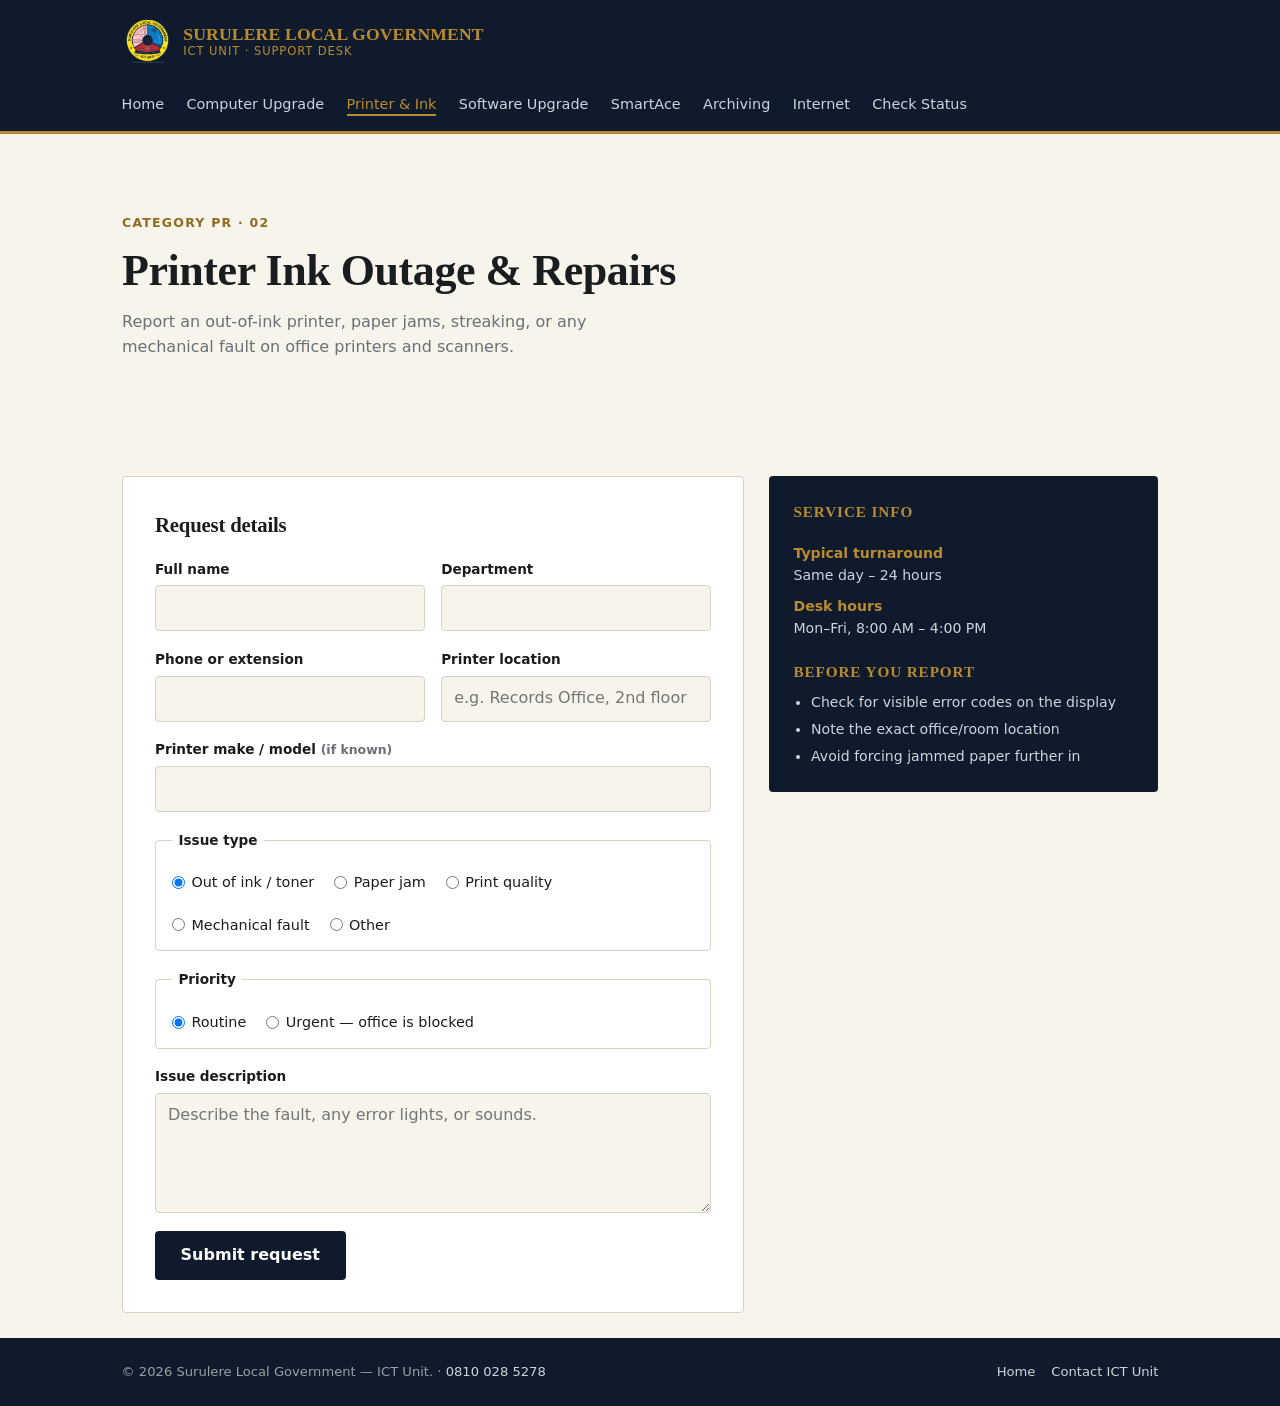
<file: printer-ink.html>
<!DOCTYPE html>
<html lang="en">
<head>
  <meta charset="UTF-8">
  <meta name="viewport" content="width=device-width, initial-scale=1">
  <title>Printer Ink Outage &amp; Repairs — ICT Support Desk</title>
  <meta name="description" content="Report an out-of-ink printer or a mechanical fault to the ICT Unit, Surulere Local Government.">
  <link rel="stylesheet" href="styles.css">
</head>
<body>

  <a class="skip-link" href="#main-content">Skip to main content</a>

  <header class="site-header">
    <nav class="primary" aria-label="Primary">
      <a class="brand" href="index.html">
        <img src="logo.png" alt="Surulere Local Government ICT Unit logo" class="brand-logo">
        <span class="brand-text"><strong>Surulere Local Government</strong><span>ICT Unit &middot; Support Desk</span></span>
      </a>
      <ul>
        <li><a href="index.html">Home</a></li>
        <li><a href="computer-upgrade.html">Computer Upgrade</a></li>
        <li><a href="printer-ink.html" aria-current="page">Printer &amp; Ink</a></li>
        <li><a href="software-upgrade.html">Software Upgrade</a></li>
        <li><a href="smartace.html">SmartAce</a></li>
        <li><a href="document-archiving.html">Archiving</a></li>
        <li><a href="internet-connectivity.html">Internet</a></li>
        <li><a href="check-status.html">Check Status</a></li>      </ul>
    </nav>
  </header>

  <main id="main-content">

    <section class="hero" aria-labelledby="hero-heading">
      <p class="eyebrow">Category PR &middot; 02</p>
      <h1 id="hero-heading">Printer Ink Outage &amp; Repairs</h1>
      <p class="lede">Report an out-of-ink printer, paper jams, streaking, or any mechanical fault on office printers and scanners.</p>
    </section>

    <section aria-labelledby="form-heading" class="request-layout">

      <section aria-labelledby="form-heading">
        <form class="request-form" data-prefix="ICT-PR" novalidate>
          <h2 id="form-heading">Request details</h2>

          <div class="field-row">
            <div class="field">
              <label for="pr-name">Full name</label>
              <input id="pr-name" name="name" type="text" required autocomplete="name">
            </div>
            <div class="field">
              <label for="pr-dept">Department</label>
              <input id="pr-dept" name="department" type="text" required>
            </div>
          </div>

          <div class="field-row">
            <div class="field">
              <label for="pr-contact">Phone or extension</label>
              <input id="pr-contact" name="contact" type="tel" required autocomplete="tel">
            </div>
            <div class="field">
              <label for="pr-location">Printer location</label>
              <input id="pr-location" name="location" type="text" placeholder="e.g. Records Office, 2nd floor" required>
            </div>
          </div>

          <div class="field">
            <label for="pr-model">Printer make / model <span class="hint">(if known)</span></label>
            <input id="pr-model" name="model" type="text">
          </div>

          <fieldset>
            <legend>Issue type</legend>
            <div class="radio-group">
              <label><input type="radio" name="issueType" value="ink-toner" checked> Out of ink / toner</label>
              <label><input type="radio" name="issueType" value="paper-jam"> Paper jam</label>
              <label><input type="radio" name="issueType" value="print-quality"> Print quality</label>
              <label><input type="radio" name="issueType" value="mechanical"> Mechanical fault</label>
              <label><input type="radio" name="issueType" value="other"> Other</label>
            </div>
          </fieldset>

          <fieldset>
            <legend>Priority</legend>
            <div class="radio-group">
              <label><input type="radio" name="priority" value="routine" checked> Routine</label>
              <label><input type="radio" name="priority" value="urgent"> Urgent — office is blocked</label>
            </div>
          </fieldset>

          <div class="field">
            <label for="pr-details">Issue description</label>
            <textarea id="pr-details" name="details" rows="4" required placeholder="Describe the fault, any error lights, or sounds."></textarea>
          </div>

          <button class="submit" type="submit">Submit request</button>

          <div class="stub" id="confirmation-stub">
            <div class="seal" aria-hidden="true">ICT<br>PR</div>
            <div class="details">
              <p class="ref">Reference: —</p>
              <p>Request received. Note this reference and quote it if you follow up with the desk.</p>
            </div>
          </div>
        </form>
      </section>

      <aside class="service-info" aria-labelledby="info-heading">
        <h2 id="info-heading">Service info</h2>
        <dl>
          <div>
            <dt>Typical turnaround</dt>
            <dd>Same day – 24 hours</dd>
          </div>
          <div>
            <dt>Desk hours</dt>
            <dd>Mon–Fri, 8:00 AM – 4:00 PM</dd>
          </div>
        </dl>
        <div>
          <h2 style="margin-bottom:0.5rem;">Before you report</h2>
          <ul>
            <li>Check for visible error codes on the display</li>
            <li>Note the exact office/room location</li>
            <li>Avoid forcing jammed paper further in</li>
          </ul>
        </div>
      </aside>

    </section>

  </main>

  <footer class="site-footer">
    <section class="row">
      <p>&copy; 2026 Surulere Local Government &mdash; ICT Unit. &middot; <a href="tel:+2348100285278">0810 028 5278</a></p>
      <nav aria-label="Footer">
        <ul>
          <li><a href="index.html">Home</a></li>
          <li><a href="mailto:ict@surulerelg.gov.ng">Contact ICT Unit</a></li>
        </ul>
      </nav>
    </section>
  </footer>

  <script src="status-banner.js" defer></script>

  <script src="script.js" defer></script>
</body>
</html>
</file>
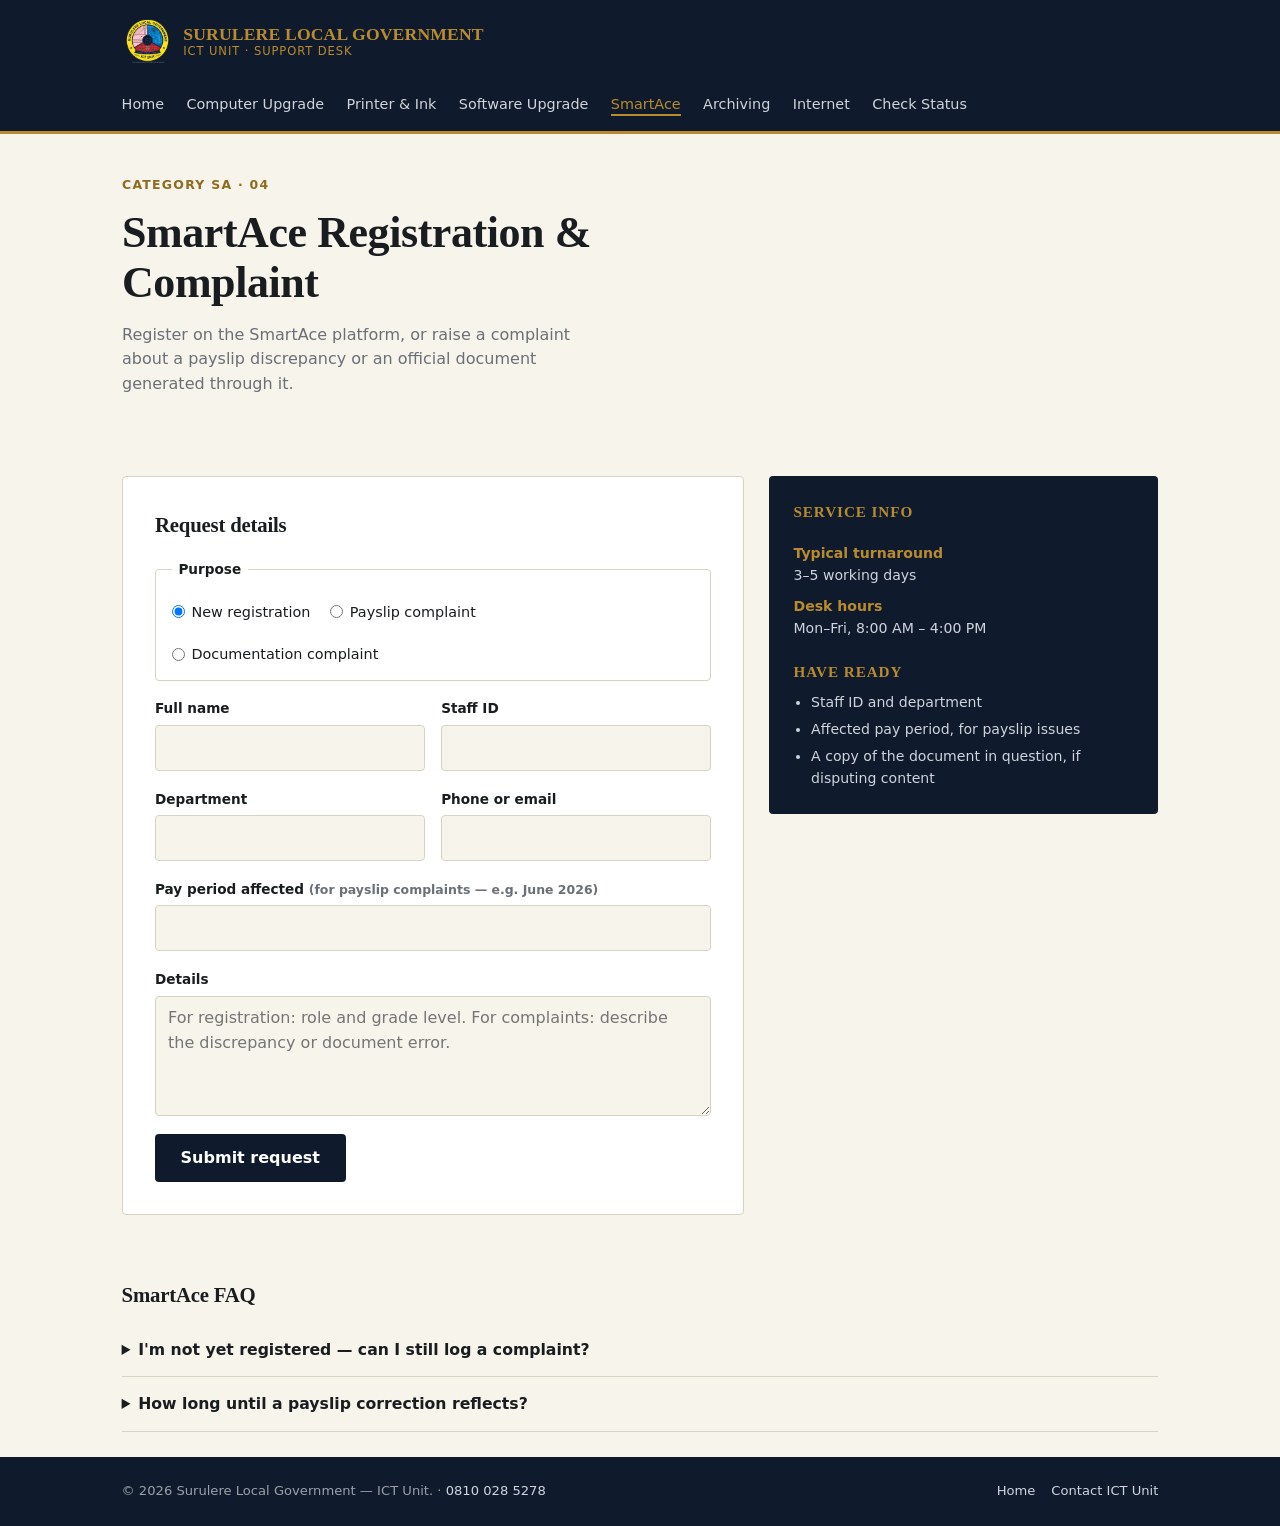
<file: smartace.html>
<!DOCTYPE html>
<html lang="en">
<head>
  <meta charset="UTF-8">
  <meta name="viewport" content="width=device-width, initial-scale=1">
  <title>SmartAce Registration &amp; Complaint — ICT Support Desk</title>
  <meta name="description" content="Register on SmartAce or report a payslip and documentation issue to the ICT Unit, Surulere Local Government.">
  <link rel="stylesheet" href="styles.css">
</head>
<body>

  <a class="skip-link" href="#main-content">Skip to main content</a>

  <header class="site-header">
    <nav class="primary" aria-label="Primary">
      <a class="brand" href="index.html">
        <img src="logo.png" alt="Surulere Local Government ICT Unit logo" class="brand-logo">
        <span class="brand-text"><strong>Surulere Local Government</strong><span>ICT Unit &middot; Support Desk</span></span>
      </a>
      <ul>
        <li><a href="index.html">Home</a></li>
        <li><a href="computer-upgrade.html">Computer Upgrade</a></li>
        <li><a href="printer-ink.html">Printer &amp; Ink</a></li>
        <li><a href="software-upgrade.html">Software Upgrade</a></li>
        <li><a href="smartace.html" aria-current="page">SmartAce</a></li>
        <li><a href="document-archiving.html">Archiving</a></li>
        <li><a href="internet-connectivity.html">Internet</a></li>
        <li><a href="check-status.html">Check Status</a></li>      </ul>
    </nav>
  </header>

  <main id="main-content">

    <section class="hero" aria-labelledby="hero-heading">
      <p class="eyebrow">Category SA &middot; 04</p>
      <h1 id="hero-heading">SmartAce Registration &amp; Complaint</h1>
      <p class="lede">Register on the SmartAce platform, or raise a complaint about a payslip discrepancy or an official document generated through it.</p>
    </section>

    <section aria-labelledby="form-heading" class="request-layout">

      <section aria-labelledby="form-heading">
        <form class="request-form" data-prefix="ICT-SA" novalidate>
          <h2 id="form-heading">Request details</h2>

          <fieldset>
            <legend>Purpose</legend>
            <div class="radio-group">
              <label><input type="radio" name="purpose" value="registration" checked> New registration</label>
              <label><input type="radio" name="purpose" value="payslip-complaint"> Payslip complaint</label>
              <label><input type="radio" name="purpose" value="document-complaint"> Documentation complaint</label>
            </div>
          </fieldset>

          <div class="field-row">
            <div class="field">
              <label for="sa-name">Full name</label>
              <input id="sa-name" name="name" type="text" required autocomplete="name">
            </div>
            <div class="field">
              <label for="sa-staffid">Staff ID</label>
              <input id="sa-staffid" name="staffId" type="text" required>
            </div>
          </div>

          <div class="field-row">
            <div class="field">
              <label for="sa-dept">Department</label>
              <input id="sa-dept" name="department" type="text" required>
            </div>
            <div class="field">
              <label for="sa-contact">Phone or email</label>
              <input id="sa-contact" name="contact" type="text" required>
            </div>
          </div>

          <div class="field">
            <label for="sa-period">Pay period affected <span class="hint">(for payslip complaints — e.g. June 2026)</span></label>
            <input id="sa-period" name="payPeriod" type="text">
          </div>

          <div class="field">
            <label for="sa-details">Details</label>
            <textarea id="sa-details" name="details" rows="4" required placeholder="For registration: role and grade level. For complaints: describe the discrepancy or document error."></textarea>
          </div>

          <button class="submit" type="submit">Submit request</button>

          <div class="stub" id="confirmation-stub">
            <div class="seal" aria-hidden="true">ICT<br>SA</div>
            <div class="details">
              <p class="ref">Reference: —</p>
              <p>Request received. Note this reference and quote it if you follow up with the desk.</p>
            </div>
          </div>
        </form>
      </section>

      <aside class="service-info" aria-labelledby="info-heading">
        <h2 id="info-heading">Service info</h2>
        <dl>
          <div>
            <dt>Typical turnaround</dt>
            <dd>3–5 working days</dd>
          </div>
          <div>
            <dt>Desk hours</dt>
            <dd>Mon–Fri, 8:00 AM – 4:00 PM</dd>
          </div>
        </dl>
        <div>
          <h2 style="margin-bottom:0.5rem;">Have ready</h2>
          <ul>
            <li>Staff ID and department</li>
            <li>Affected pay period, for payslip issues</li>
            <li>A copy of the document in question, if disputing content</li>
          </ul>
        </div>
      </aside>

    </section>

    <section class="faq" aria-labelledby="faq-heading">
      <h2 id="faq-heading" style="margin-bottom:0.75rem; font-size:1.3rem;">SmartAce FAQ</h2>
      <details>
        <summary>I'm not yet registered — can I still log a complaint?</summary>
        <p>No. Select "New registration" first; complaints are tied to an existing SmartAce profile and Staff ID.</p>
      </details>
      <details>
        <summary>How long until a payslip correction reflects?</summary>
        <p>Corrections are typically reviewed within the standard turnaround, but may reflect in the following pay cycle depending on when payroll is processed.</p>
      </details>
    </section>

  </main>

  <footer class="site-footer">
    <section class="row">
      <p>&copy; 2026 Surulere Local Government &mdash; ICT Unit. &middot; <a href="tel:+2348100285278">0810 028 5278</a></p>
      <nav aria-label="Footer">
        <ul>
          <li><a href="index.html">Home</a></li>
          <li><a href="mailto:ict@surulerelg.gov.ng">Contact ICT Unit</a></li>
        </ul>
      </nav>
    </section>
  </footer>

  <script src="status-banner.js" defer></script>

  <script src="script.js" defer></script>
</body>
</html>
</file>
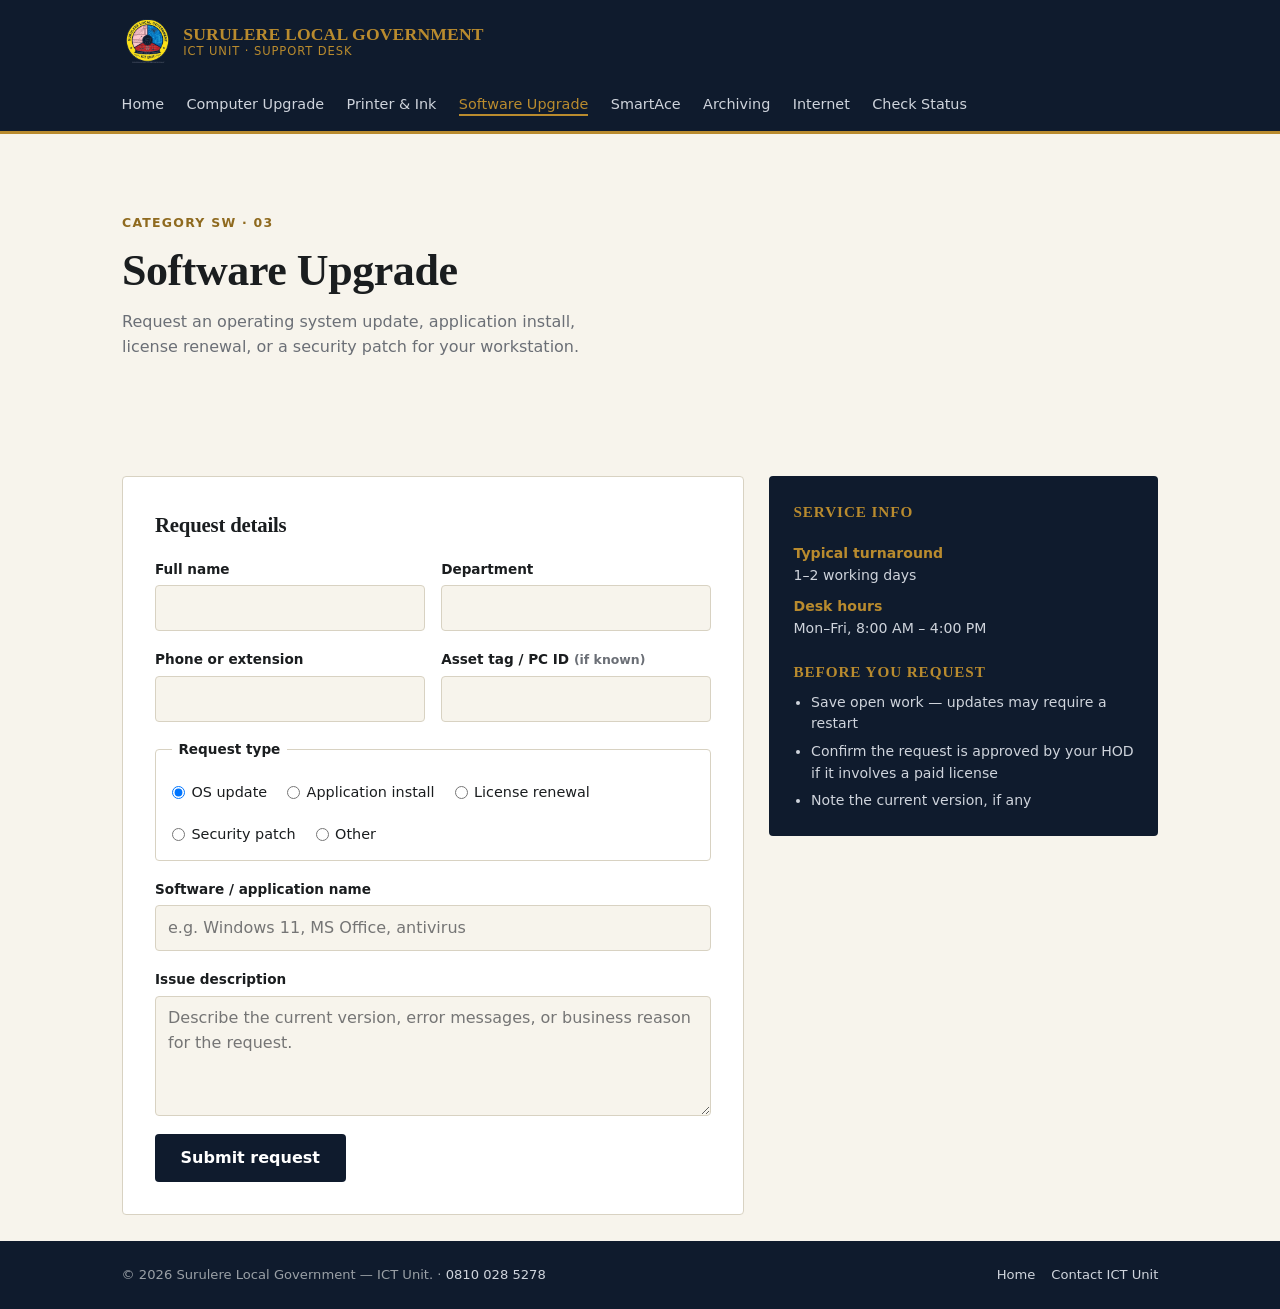
<file: software-upgrade.html>
<!DOCTYPE html>
<html lang="en">
<head>
  <meta charset="UTF-8">
  <meta name="viewport" content="width=device-width, initial-scale=1">
  <title>Software Upgrade — ICT Support Desk</title>
  <meta name="description" content="Request an OS update, application install, or license renewal from the ICT Unit, Surulere Local Government.">
  <link rel="stylesheet" href="styles.css">
</head>
<body>

  <a class="skip-link" href="#main-content">Skip to main content</a>

  <header class="site-header">
    <nav class="primary" aria-label="Primary">
      <a class="brand" href="index.html">
        <img src="logo.png" alt="Surulere Local Government ICT Unit logo" class="brand-logo">
        <span class="brand-text"><strong>Surulere Local Government</strong><span>ICT Unit &middot; Support Desk</span></span>
      </a>
      <ul>
        <li><a href="index.html">Home</a></li>
        <li><a href="computer-upgrade.html">Computer Upgrade</a></li>
        <li><a href="printer-ink.html">Printer &amp; Ink</a></li>
        <li><a href="software-upgrade.html" aria-current="page">Software Upgrade</a></li>
        <li><a href="smartace.html">SmartAce</a></li>
        <li><a href="document-archiving.html">Archiving</a></li>
        <li><a href="internet-connectivity.html">Internet</a></li>
        <li><a href="check-status.html">Check Status</a></li>      </ul>
    </nav>
  </header>

  <main id="main-content">

    <section class="hero" aria-labelledby="hero-heading">
      <p class="eyebrow">Category SW &middot; 03</p>
      <h1 id="hero-heading">Software Upgrade</h1>
      <p class="lede">Request an operating system update, application install, license renewal, or a security patch for your workstation.</p>
    </section>

    <section aria-labelledby="form-heading" class="request-layout">

      <section aria-labelledby="form-heading">
        <form class="request-form" data-prefix="ICT-SW" novalidate>
          <h2 id="form-heading">Request details</h2>

          <div class="field-row">
            <div class="field">
              <label for="sw-name">Full name</label>
              <input id="sw-name" name="name" type="text" required autocomplete="name">
            </div>
            <div class="field">
              <label for="sw-dept">Department</label>
              <input id="sw-dept" name="department" type="text" required>
            </div>
          </div>

          <div class="field-row">
            <div class="field">
              <label for="sw-contact">Phone or extension</label>
              <input id="sw-contact" name="contact" type="tel" required autocomplete="tel">
            </div>
            <div class="field">
              <label for="sw-tag">Asset tag / PC ID <span class="hint">(if known)</span></label>
              <input id="sw-tag" name="assetTag" type="text">
            </div>
          </div>

          <fieldset>
            <legend>Request type</legend>
            <div class="radio-group">
              <label><input type="radio" name="requestType" value="os-update" checked> OS update</label>
              <label><input type="radio" name="requestType" value="app-install"> Application install</label>
              <label><input type="radio" name="requestType" value="license"> License renewal</label>
              <label><input type="radio" name="requestType" value="security-patch"> Security patch</label>
              <label><input type="radio" name="requestType" value="other"> Other</label>
            </div>
          </fieldset>

          <div class="field">
            <label for="sw-name-field">Software / application name</label>
            <input id="sw-name-field" name="softwareName" type="text" placeholder="e.g. Windows 11, MS Office, antivirus">
          </div>

          <div class="field">
            <label for="sw-details">Issue description</label>
            <textarea id="sw-details" name="details" rows="4" required placeholder="Describe the current version, error messages, or business reason for the request."></textarea>
          </div>

          <button class="submit" type="submit">Submit request</button>

          <div class="stub" id="confirmation-stub">
            <div class="seal" aria-hidden="true">ICT<br>SW</div>
            <div class="details">
              <p class="ref">Reference: —</p>
              <p>Request received. Note this reference and quote it if you follow up with the desk.</p>
            </div>
          </div>
        </form>
      </section>

      <aside class="service-info" aria-labelledby="info-heading">
        <h2 id="info-heading">Service info</h2>
        <dl>
          <div>
            <dt>Typical turnaround</dt>
            <dd>1–2 working days</dd>
          </div>
          <div>
            <dt>Desk hours</dt>
            <dd>Mon–Fri, 8:00 AM – 4:00 PM</dd>
          </div>
        </dl>
        <div>
          <h2 style="margin-bottom:0.5rem;">Before you request</h2>
          <ul>
            <li>Save open work — updates may require a restart</li>
            <li>Confirm the request is approved by your HOD if it involves a paid license</li>
            <li>Note the current version, if any</li>
          </ul>
        </div>
      </aside>

    </section>

  </main>

  <footer class="site-footer">
    <section class="row">
      <p>&copy; 2026 Surulere Local Government &mdash; ICT Unit. &middot; <a href="tel:+2348100285278">0810 028 5278</a></p>
      <nav aria-label="Footer">
        <ul>
          <li><a href="index.html">Home</a></li>
          <li><a href="mailto:ict@surulerelg.gov.ng">Contact ICT Unit</a></li>
        </ul>
      </nav>
    </section>
  </footer>

  <script src="status-banner.js" defer></script>

  <script src="script.js" defer></script>
</body>
</html>
</file>
<file: styles.css>
/* ============================================================
   Surulere LG — ICT Support Desk
   Design tokens: "paper & seal" — institutional serif headings,
   cream document surfaces on navy, gold stamp accent.
   ============================================================ */

*, *::before, *::after { box-sizing: border-box; }
* { margin: 0; }

html { color-scheme: light; -webkit-text-size-adjust: 100%; }

body {
  font-family: system-ui, -apple-system, "Segoe UI", Roboto, sans-serif;
  line-height: 1.55;
  -webkit-font-smoothing: antialiased;
  background: var(--paper);
  color: var(--ink);
  min-height: 100vh;
}

img, svg { display: block; max-width: 100%; height: auto; }
input, button, textarea, select { font: inherit; }

:root {
  --navy: #0f1b2d;
  --navy-2: #16233a;
  --paper: #f7f4ec;
  --paper-2: #efeadd;
  --ink: #1a1d1f;
  --muted: #6b6f76;
  --gold: #b98b2e;
  --gold-dark: #8f6a1f;
  --line: #d8d2c2;
  --line-dark: #2a3a54;
  --radius: 4px;
  --gap: clamp(1rem, 2vw, 2rem);
  --maxw: 68rem;
  --serif: Georgia, "Iowan Old Style", "Times New Roman", serif;
}

h1, h2, h3 { font-family: var(--serif); font-weight: 700; letter-spacing: -0.01em; }

a { color: inherit; }

:focus-visible { outline: 2px solid var(--gold); outline-offset: 2px; }

.skip-link {
  position: absolute;
  left: 0.5rem;
  top: -3rem;
  background: var(--gold);
  color: var(--navy);
  padding: 0.6rem 1rem;
  border-radius: var(--radius);
  font-weight: 700;
  text-decoration: none;
  z-index: 100;
  transition: top 0.15s ease;
}
.skip-link:focus { top: 0.5rem; }

/* ---------- Header / nav ---------- */
header.site-header {
  background: var(--navy);
  color: #eceef0;
  border-bottom: 3px solid var(--gold);
}
header.site-header > nav {
  max-width: var(--maxw);
  margin-inline: auto;
  padding: 1rem var(--gap);
  display: flex;
  align-items: center;
  justify-content: space-between;
  gap: var(--gap);
  flex-wrap: wrap;
}
.brand {
  display: flex;
  align-items: center;
  gap: 0.65rem;
  text-decoration: none;
  color: #eceef0;
  line-height: 1.2;
}
.brand-logo {
  height: 3.2rem;
  width: auto;
  display: block;
  flex-shrink: 0;
}
.brand-text {
  display: flex;
  flex-direction: column;
}
.brand strong {
  font-family: var(--serif);
  font-size: 1.1rem;
  letter-spacing: 0.01em;
}
.brand span {
  font-size: 0.72rem;
  color: var(--gold);
  text-transform: uppercase;
  letter-spacing: 0.08em;
}
nav.primary ul {
  list-style: none;
  display: flex;
  gap: clamp(0.6rem, 2vw, 1.4rem);
  padding: 0;
  flex-wrap: wrap;
  font-size: 0.9rem;
}
nav.primary a { text-decoration: none; color: #cfd4dc; }
nav.primary a:hover, nav.primary a[aria-current="page"] { color: var(--gold); }
nav.primary a[aria-current="page"] { border-bottom: 2px solid var(--gold); padding-bottom: 2px; }

/* ---------- Main / hero ---------- */
main {
  max-width: var(--maxw);
  margin-inline: auto;
  padding: var(--gap);
  display: flex;
  flex-direction: column;
  gap: clamp(2.5rem, 6vw, 4rem);
}

section.hero {
  min-height: clamp(12rem, 28vh, 18rem);
  display: flex;
  flex-direction: column;
  justify-content: center;
  gap: 0.85rem;
  contain: layout paint;
}
section.hero p.eyebrow {
  color: var(--gold-dark);
  text-transform: uppercase;
  letter-spacing: 0.1em;
  font-size: 0.78rem;
  font-weight: 600;
}
section.hero h1 {
  font-size: clamp(1.8rem, 4vw, 2.75rem);
  line-height: 1.15;
  max-width: 26ch;
}
section.hero p.lede {
  color: var(--muted);
  max-width: 48ch;
  font-size: clamp(1rem, 1.2vw, 1.1rem);
}

/* ---------- Service grid (home) ---------- */
.service-grid {
  display: grid;
  grid-template-columns: repeat(auto-fit, minmax(min(100%, 17rem), 1fr));
  gap: var(--gap);
}
article.service-card {
  background: #fff;
  border: 1px solid var(--line);
  border-radius: var(--radius);
  padding: 1.5rem;
  display: flex;
  flex-direction: column;
  gap: 0.6rem;
  text-decoration: none;
  color: var(--ink);
  transition: border-color 0.15s ease, transform 0.15s ease;
  contain: content;
}
article.service-card:hover { border-color: var(--gold); transform: translateY(-2px); }
article.service-card .code {
  font-family: ui-monospace, "SF Mono", Consolas, monospace;
  font-size: 0.72rem;
  color: var(--gold-dark);
  letter-spacing: 0.06em;
}
article.service-card h3 { font-size: 1.1rem; }
article.service-card p { color: var(--muted); font-size: 0.92rem; }
article.service-card .sla { font-size: 0.8rem; color: var(--muted); margin-top: auto; }
article.service-card .sla strong { color: var(--ink); }

/* ---------- Category page: form + aside ---------- */
.request-layout {
  display: grid;
  grid-template-columns: 1.6fr 1fr;
  gap: var(--gap);
  align-items: start;
}

form.request-form {
  background: #fff;
  border: 1px solid var(--line);
  border-radius: var(--radius);
  padding: clamp(1.25rem, 3vw, 2rem);
  display: flex;
  flex-direction: column;
  gap: 1.1rem;
  contain: content;
}
form.request-form h2 { font-size: 1.3rem; }

.field { display: flex; flex-direction: column; gap: 0.35rem; }
.field label { font-size: 0.85rem; font-weight: 600; }
.field .hint { font-size: 0.78rem; color: var(--muted); }
.field input,
.field select,
.field textarea {
  border: 1px solid var(--line);
  border-radius: var(--radius);
  padding: 0.6rem 0.75rem;
  background: var(--paper);
  color: var(--ink);
  width: 100%;
}
.field input:focus,
.field select:focus,
.field textarea:focus { border-color: var(--gold); }
.field-row {
  display: grid;
  grid-template-columns: 1fr 1fr;
  gap: 1rem;
}
fieldset {
  border: 1px solid var(--line);
  border-radius: var(--radius);
  padding: 0.9rem 1rem;
}
fieldset legend { font-size: 0.85rem; font-weight: 600; padding: 0 0.4rem; }
.radio-group { display: flex; gap: 1.25rem; flex-wrap: wrap; margin-top: 0.4rem; }
.radio-group label { display: flex; align-items: center; gap: 0.4rem; font-size: 0.9rem; font-weight: 400; }

button.submit {
  align-self: flex-start;
  background: var(--navy);
  color: #fff;
  border: none;
  border-radius: var(--radius);
  padding: 0.75rem 1.6rem;
  font-weight: 700;
  cursor: pointer;
  transition: background 0.15s ease;
}
button.submit:hover { background: var(--navy-2); }

aside.service-info {
  background: var(--navy);
  color: #dfe3e9;
  border-radius: var(--radius);
  padding: 1.5rem;
  display: flex;
  flex-direction: column;
  gap: 1.25rem;
  position: sticky;
  top: 1rem;
}
aside.service-info h2 {
  font-size: 0.95rem;
  color: var(--gold);
  text-transform: uppercase;
  letter-spacing: 0.06em;
}
aside.service-info dl { display: flex; flex-direction: column; gap: 0.6rem; font-size: 0.88rem; }
aside.service-info dt { color: var(--gold); font-weight: 600; }
aside.service-info dd { color: #cfd4dc; margin: 0; }
aside.service-info ul { padding-left: 1.1rem; font-size: 0.88rem; color: #cfd4dc; display: flex; flex-direction: column; gap: 0.35rem; }

/* ---------- Confirmation stub (JS-revealed, "official stamp") ---------- */
.stub {
  display: none;
  border: 1px dashed var(--gold-dark);
  border-radius: var(--radius);
  background: var(--paper-2);
  padding: 1.25rem 1.5rem;
  gap: 1rem;
  align-items: center;
}
.stub.is-visible { display: flex; }
.stub .seal {
  flex: none;
  width: 3.4rem;
  height: 3.4rem;
  border-radius: 50%;
  border: 2px solid var(--gold-dark);
  display: flex;
  align-items: center;
  justify-content: center;
  font-family: var(--serif);
  font-weight: 700;
  color: var(--gold-dark);
  font-size: 0.72rem;
  text-align: center;
  line-height: 1.1;
}
.stub .details p { margin: 0; font-size: 0.88rem; color: var(--muted); }
.stub .details p.ref {
  font-family: ui-monospace, "SF Mono", Consolas, monospace;
  font-size: 1rem;
  color: var(--ink);
  font-weight: 700;
  letter-spacing: 0.02em;
}

/* ---------- FAQ ---------- */
section.faq details {
  border-bottom: 1px solid var(--line);
  padding: 0.9rem 0;
}
section.faq summary {
  cursor: pointer;
  font-weight: 600;
  font-size: 0.98rem;
}
section.faq p { margin-top: 0.5rem; color: var(--muted); font-size: 0.92rem; }

/* ---------- Footer ---------- */
footer.site-footer {
  background: var(--navy);
  color: #9aa0a6;
  font-size: 0.82rem;
}
footer.site-footer > * {
  max-width: var(--maxw);
  margin-inline: auto;
  padding: 1.5rem var(--gap);
}
footer.site-footer .row {
  display: flex;
  flex-wrap: wrap;
  justify-content: space-between;
  gap: 1rem;
}
footer.site-footer ul { list-style: none; display: flex; gap: 1rem; padding: 0; }
footer.site-footer a { text-decoration: none; color: #cfd4dc; }
footer.site-footer a:hover { color: var(--gold); }

.visually-hidden {
  position: absolute;
  width: 1px; height: 1px;
  padding: 0; margin: -1px;
  overflow: hidden;
  clip: rect(0,0,0,0);
  white-space: nowrap;
  border: 0;
}

/* ---------- Status banner ---------- */
.status-banner {
  display: flex;
  flex-wrap: wrap;
  gap: 0.5rem 0.9rem;
  align-items: baseline;
  padding: 0.7rem 1.25rem;
  font-size: 0.9rem;
  text-align: center;
  justify-content: center;
}
.status-banner-label {
  font-weight: 800;
  text-transform: uppercase;
  letter-spacing: 0.04em;
  font-size: 0.78rem;
}
.status-banner.degraded {
  background: #fbe6c8;
  color: #6b420b;
}
.status-banner.down {
  background: #f6cfc8;
  color: #7a2415;
}
.status-banner-phone {
  font-weight: 700;
  text-decoration: underline;
  color: inherit;
}

/* ---------- Portal tabs ---------- */
.portal-tabs {
  display: flex;
  gap: 0.5rem;
  border-bottom: 2px solid var(--line);
  margin-bottom: 1.5rem;
}
.portal-tab {
  background: transparent;
  border: none;
  border-bottom: 3px solid transparent;
  padding: 0.7rem 1.1rem;
  font-size: 0.95rem;
  font-weight: 700;
  color: var(--muted);
  cursor: pointer;
  margin-bottom: -2px;
}
.portal-tab:hover { color: var(--ink); }
.portal-tab.active {
  color: var(--navy);
  border-bottom-color: var(--gold);
}

/* ---------- Portal tabs ---------- */
.portal-tabs {
  display: flex;
  gap: 0.5rem;
  border-bottom: 2px solid var(--line);
  margin-bottom: 1.5rem;
}
.portal-tab {
  background: transparent;
  border: none;
  padding: 0.7rem 1.1rem;
  font-size: 0.95rem;
  font-weight: 700;
  color: var(--muted);
  cursor: pointer;
  border-bottom: 3px solid transparent;
  margin-bottom: -2px;
}
.portal-tab:hover { color: var(--ink); }
.portal-tab.active {
  color: var(--navy);
  border-bottom-color: var(--gold);
}

/* ---------- Dashboard ---------- */
.dash-toolbar {
  display: flex;
  flex-wrap: wrap;
  gap: 1rem;
  align-items: flex-end;
  justify-content: space-between;
}
.dash-toolbar .filters {
  display: flex;
  gap: 0.75rem;
  flex-wrap: wrap;
}
.dash-toolbar select, .dash-toolbar input[type="text"] {
  border: 1px solid var(--line);
  border-radius: var(--radius);
  padding: 0.5rem 0.7rem;
  background: #fff;
  font-size: 0.88rem;
}
button.ghost {
  background: transparent;
  border: 1px solid var(--line);
  border-radius: var(--radius);
  padding: 0.5rem 1rem;
  font-size: 0.85rem;
  font-weight: 600;
  cursor: pointer;
  color: var(--ink);
}
button.ghost:hover { border-color: var(--gold); color: var(--gold-dark); }

.stat-grid {
  display: grid;
  grid-template-columns: repeat(auto-fit, minmax(9rem, 1fr));
  gap: var(--gap);
}
.stat-card {
  background: #fff;
  border: 1px solid var(--line);
  border-radius: var(--radius);
  padding: 1.1rem 1.25rem;
  contain: content;
}
.stat-card .num { font-family: var(--serif); font-size: 2rem; font-weight: 700; }
.stat-card .label { font-size: 0.8rem; color: var(--muted); text-transform: uppercase; letter-spacing: 0.05em; }
.stat-card.accent .num { color: var(--gold-dark); }

.ticket-table-wrap {
  background: #fff;
  border: 1px solid var(--line);
  border-radius: var(--radius);
  overflow-x: auto;
}
table.ticket-table {
  width: 100%;
  border-collapse: collapse;
  font-size: 0.88rem;
  min-width: 46rem;
}
table.ticket-table th {
  text-align: left;
  background: var(--navy);
  color: #fff;
  padding: 0.7rem 0.9rem;
  font-weight: 600;
  font-size: 0.78rem;
  text-transform: uppercase;
  letter-spacing: 0.04em;
  position: sticky;
  top: 0;
}
table.ticket-table td {
  padding: 0.7rem 0.9rem;
  border-top: 1px solid var(--line);
  vertical-align: top;
}
table.ticket-table td.ref { font-family: ui-monospace, "SF Mono", Consolas, monospace; font-size: 0.82rem; }
table.ticket-table tr:hover td { background: var(--paper-2); }

.badge {
  display: inline-block;
  padding: 0.2rem 0.6rem;
  border-radius: 999px;
  font-size: 0.74rem;
  font-weight: 700;
  text-transform: uppercase;
  letter-spacing: 0.03em;
}
.badge.open { background: #fbe6c8; color: #7a4b0c; }
.badge.in-progress, .badge.inprogress { background: #d6e6fb; color: #0d4a8f; }
.badge.resolved { background: #d8f0dd; color: #1e6b34; }

.badge.priority-urgent { background: #f9d7d3; color: #8f2618; }
.badge.priority-routine { background: var(--paper-2); color: var(--muted); }

td select.status-select {
  border: 1px solid var(--line);
  border-radius: var(--radius);
  padding: 0.3rem 0.5rem;
  font-size: 0.8rem;
  background: #fff;
}

.dash-empty, .dash-config {
  border: 1px dashed var(--line);
  border-radius: var(--radius);
  padding: 2rem;
  text-align: center;
  color: var(--muted);
}
.dash-config code {
  background: var(--paper-2);
  padding: 0.15rem 0.4rem;
  border-radius: 3px;
  font-size: 0.85rem;
}

/* ---------- How It Works video ---------- */
.video-wrap {
  max-width: 42rem;
  border-radius: var(--radius);
  overflow: hidden;
  border: 1px solid var(--line);
  background: #000;
}
.video-wrap video {
  display: block;
  width: 100%;
  height: auto;
}

/* ---------- Responsive ---------- */
@media (max-width: 45rem) {
  .request-layout { grid-template-columns: 1fr; }
  aside.service-info { position: static; }
  .field-row { grid-template-columns: 1fr; }
  .dash-toolbar { flex-direction: column; align-items: stretch; }
}

@media (prefers-reduced-motion: reduce) {
  * { transition-duration: 0.01ms !important; animation-duration: 0.01ms !important; }
}
</file>
